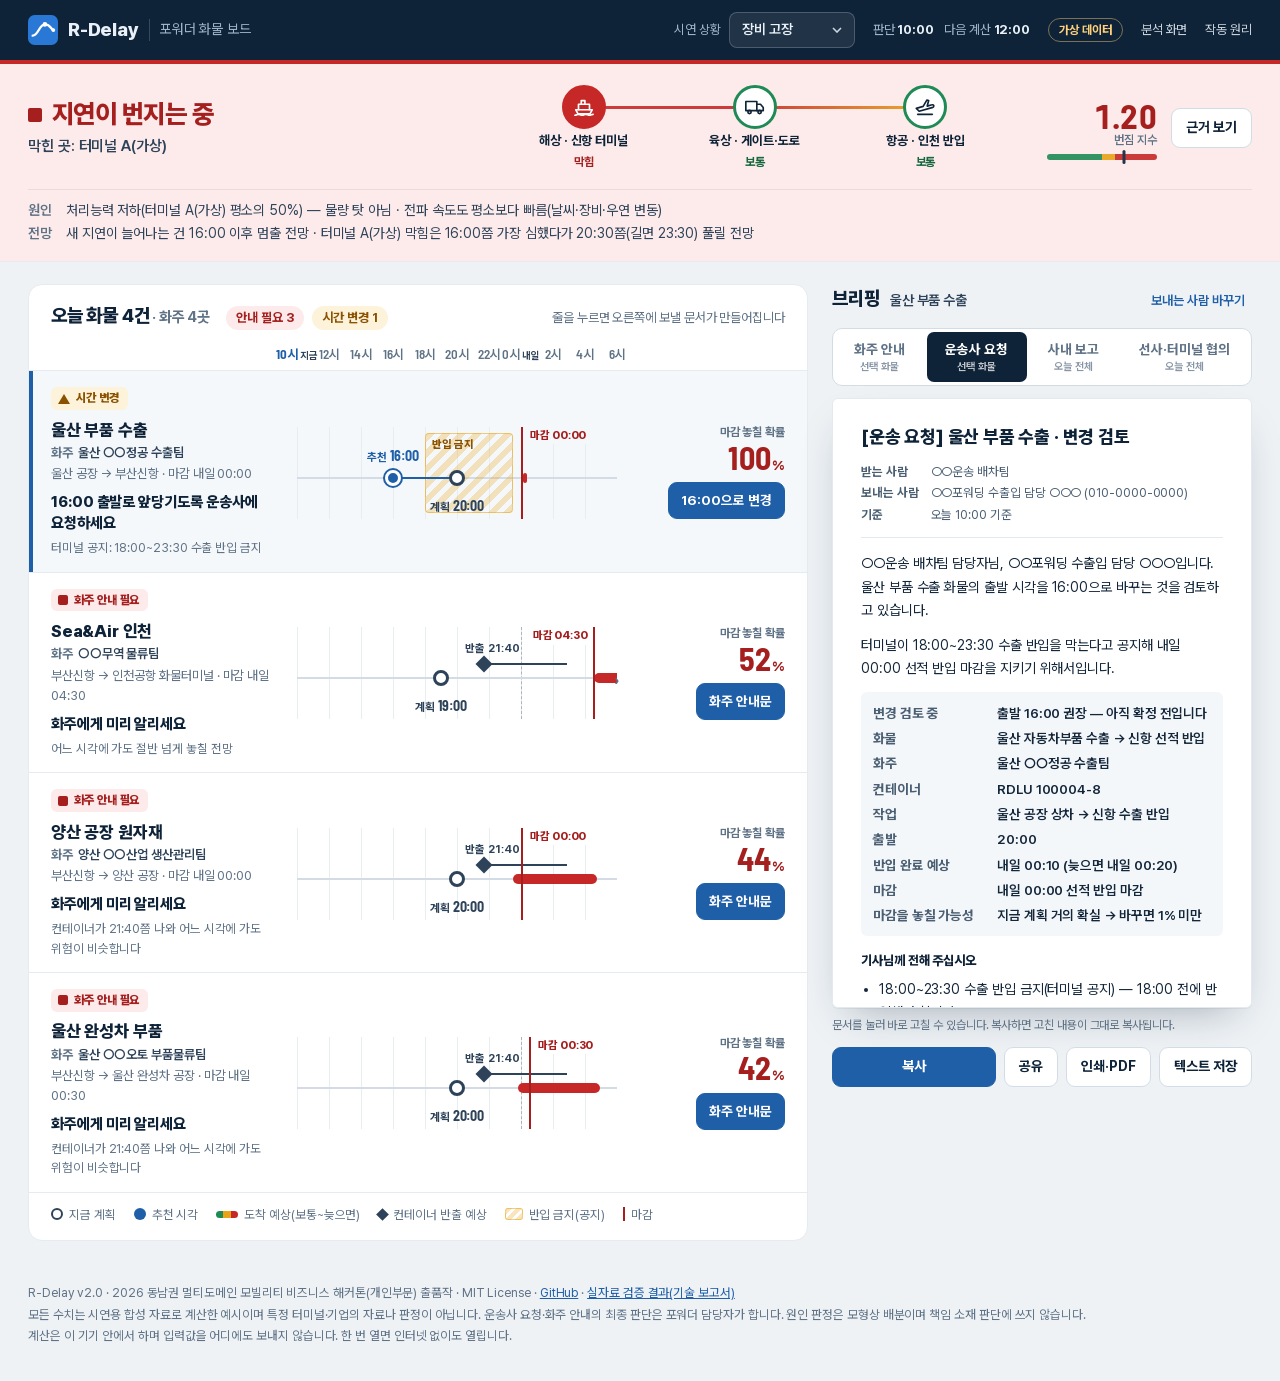
<file: docs/index.html>
<!doctype html>
<html lang="ko">
<head>
  <meta charset="utf-8">
  <meta name="viewport" content="width=device-width, initial-scale=1, viewport-fit=cover">
  <title>R-Delay 포워더 화물 보드</title>
  <meta name="description" content="부산신항 지연이 번지기 전에 화주별 오늘 화물의 마감 위험을 보고, 운송사에 요청할 출발 시각과 화주 안내문을 정해 주는 중소 포워더 담당자 화면(시연용 가상 데이터).">
  <meta name="theme-color" content="#0e2238">
  <link rel="manifest" href="manifest.webmanifest">
  <link rel="icon" href="assets/img/icon.svg" type="image/svg+xml">
  <link rel="apple-touch-icon" href="assets/img/icon-192.png">
  <link rel="preload" href="assets/fonts/PretendardVariable.subset.woff2" as="font" type="font/woff2" crossorigin>
  <link rel="stylesheet" href="assets/css/board.css?v=20261109a">
  <script type="module" src="assets/js/board.js?v=20261109a"></script>
</head>
<body>
<header class="bar">
  <div class="bar-in">
    <a class="logo" href="./" aria-label="R-Delay 처음 화면">
      <svg viewBox="0 0 64 64" aria-hidden="true"><rect width="64" height="64" rx="14" fill="#2a78d6"/><path d="M10 44 C22 44 24 20 36 20 S50 32 54 32" fill="none" stroke="#fff" stroke-width="5" stroke-linecap="round"/><circle cx="36" cy="20" r="5" fill="#fff"/><circle cx="54" cy="32" r="4" fill="#fff"/></svg>
      <span class="logo-word">R-Delay</span><span class="logo-sub">포워더 화물 보드</span>
    </a>
    <label class="scn"><span>시연 상황</span><select id="scn" aria-label="시연 상황 고르기"></select></label>
    <p class="asof"><span>판단 <b id="asof">10:00</b></span><span class="next">다음 계산 <b id="next">12:00</b></span></p>
    <span class="tag-demo" title="화면의 수치는 공개 보도 사건 유형을 본뜬 합성 자료로 계산했습니다. 특정 터미널·기업의 자료나 판정이 아닙니다.">가상 데이터</span>
    <button type="button" class="btn-install" id="install" hidden>앱으로 설치</button>
    <a class="bar-link" href="analysis.html">분석 화면</a>
    <a class="bar-link" href="method.html">작동 원리</a>
  </div>
</header>

<section class="ribbon" id="ribbon" data-level="good" aria-labelledby="rb-title">
  <div class="rb-in">
    <div>
      <h1 class="rb-title" id="rb-title"><span class="shape" data-s="dot" aria-hidden="true"></span><span id="rb-title-text">불러오는 중</span></h1>
      <p class="rb-sub" id="rb-sub"></p>
    </div>
    <ol class="chain" id="chain" aria-label="해상·육상·항공 거점 상태"></ol>
    <div class="rb-index">
      <p class="rd" id="rd"><span class="rd-v num" id="rd-v">–</span><span class="rd-l">번짐 지수</span><span class="rd-gauge" aria-hidden="true"><i id="rd-i"></i></span></p>
      <button type="button" class="btn" id="why-btn">근거 보기</button>
    </div>
    <dl class="rb-facts" id="rb-facts"></dl>
  </div>
</section>

<main class="work">
  <section class="board" aria-labelledby="board-h">
    <header class="board-head">
      <h2 id="board-h">오늘 화물 <span id="n">0</span>건<span class="board-sub"> · 화주 <span id="ns">0</span>곳</span></h2>
      <p class="counts" id="counts"></p>
      <p class="board-hint">줄을 누르면 오른쪽에 보낼 문서가 만들어집니다</p>
    </header>
    <div class="axis grid3" aria-hidden="true"><span></span><div class="axis-track" id="axis"></div><span></span></div>
    <ol class="rows" id="rows" aria-label="화주별 오늘 화물"></ol>
    <p class="legend" aria-hidden="true">
      <span><i class="lg lg-plan"></i>지금 계획</span><span><i class="lg lg-rec"></i>추천 시각</span>
      <span><i class="lg lg-band"></i>도착 예상(보통~늦으면)</span><span><i class="lg lg-ready"></i>컨테이너 반출 예상</span>
      <span><i class="lg lg-closed"></i>반입 금지(공지)</span><span><i class="lg lg-dl"></i>마감</span>
    </p>
  </section>

  <aside class="brief" aria-labelledby="brief-h">
    <header class="brief-head">
      <h2 id="brief-h">브리핑</h2>
      <p class="brief-for" id="brief-for"></p>
      <button type="button" class="btn-quiet" id="sender-btn">보내는 사람 바꾸기</button>
    </header>
    <div class="tabs" role="tablist" aria-label="문서 종류" id="tabs"></div>
    <article class="paper" id="paper" role="tabpanel" aria-live="polite" tabindex="0" contenteditable="true" spellcheck="false"></article>
    <p class="edit-hint">문서를 눌러 바로 고칠 수 있습니다. 복사하면 고친 내용이 그대로 복사됩니다.</p>
    <div class="brief-actions">
      <button type="button" class="btn-primary" id="copy">복사</button>
      <button type="button" class="btn" id="share">공유</button>
      <button type="button" class="btn" id="print">인쇄·PDF</button>
      <button type="button" class="btn" id="save">텍스트 저장</button>
    </div>
  </aside>
</main>

<footer class="foot">
  <p>R-Delay v2.0 · 2026 동남권 멀티도메인 모빌리티 비즈니스 해커톤(개인부문) 출품작 · MIT License · <a href="https://github.com/jaewansh/R-Delay_ver2">GitHub</a> · <a href="https://github.com/jaewansh/R-Delay_ver2/blob/main/REPORT.md#검증-실제-공개-자료-백테스트">실자료 검증 결과(기술 보고서)</a></p>
  <p>모든 수치는 시연용 합성 자료로 계산한 예시이며 특정 터미널·기업의 자료나 판정이 아닙니다. 운송사 요청·화주 안내의 최종 판단은 포워더 담당자가 합니다. 원인 판정은 모형상 배분이며 책임 소재 판단에 쓰지 않습니다.</p>
  <p>계산은 이 기기 안에서 하며 입력값을 어디에도 보내지 않습니다. 한 번 열면 인터넷 없이도 열립니다.</p>
</footer>

<dialog class="sheet" id="why" aria-labelledby="why-h">
  <div class="sheet-in">
    <div class="sheet-head"><h2 id="why-h">근거</h2><button type="button" class="btn" data-close>닫기</button></div>
    <p id="why-lead"></p>
    <h3>무엇을 되돌리면 번짐이 멈추나</h3>
    <p>번짐 지수는 지연 1건이 풀리기 전에 새 지연을 평균 몇 건 만드는지입니다. 1보다 크면 지연이 스스로 불어납니다.</p>
    <div class="cf" id="cf"></div>
    <h3>번짐 지수 — 지난 24시간과 앞으로 24시간</h3>
    <svg class="spark" id="spark" viewBox="0 0 520 150" role="img" aria-label="번짐 지수 추이"></svg>
    <h3>얼마나 믿을 수 있나</h3>
    <ul class="trust" id="trust"></ul>
    <p><a href="method.html">작동 원리·검증 전체</a> · <a href="analysis.html" id="why-analysis">분석 화면에서 이 장면 보기</a> · <a href="https://github.com/jaewansh/R-Delay_ver2/blob/main/REPORT.md#검증-실제-공개-자료-백테스트">실자료 검증 결과(기술 보고서)</a></p>
  </div>
</dialog>

<dialog class="dlg-small" id="sender" aria-labelledby="sender-h">
  <form method="dialog" id="sender-form">
    <h2 id="sender-h" style="margin:0;font-size:18px">보내는 사람</h2>
    <label>회사 이름<input name="company" autocomplete="organization"></label>
    <label>담당자<input name="name" autocomplete="name"></label>
    <label>연락처<input name="phone" autocomplete="tel" inputmode="tel"></label>
    <div class="dlg-actions"><button class="btn" value="cancel" type="submit">취소</button><button class="btn-primary" value="ok" type="submit">저장</button></div>
  </form>
</dialog>

<div class="toast" id="toast" role="status" aria-live="polite"></div>
</body>
</html>
</file>
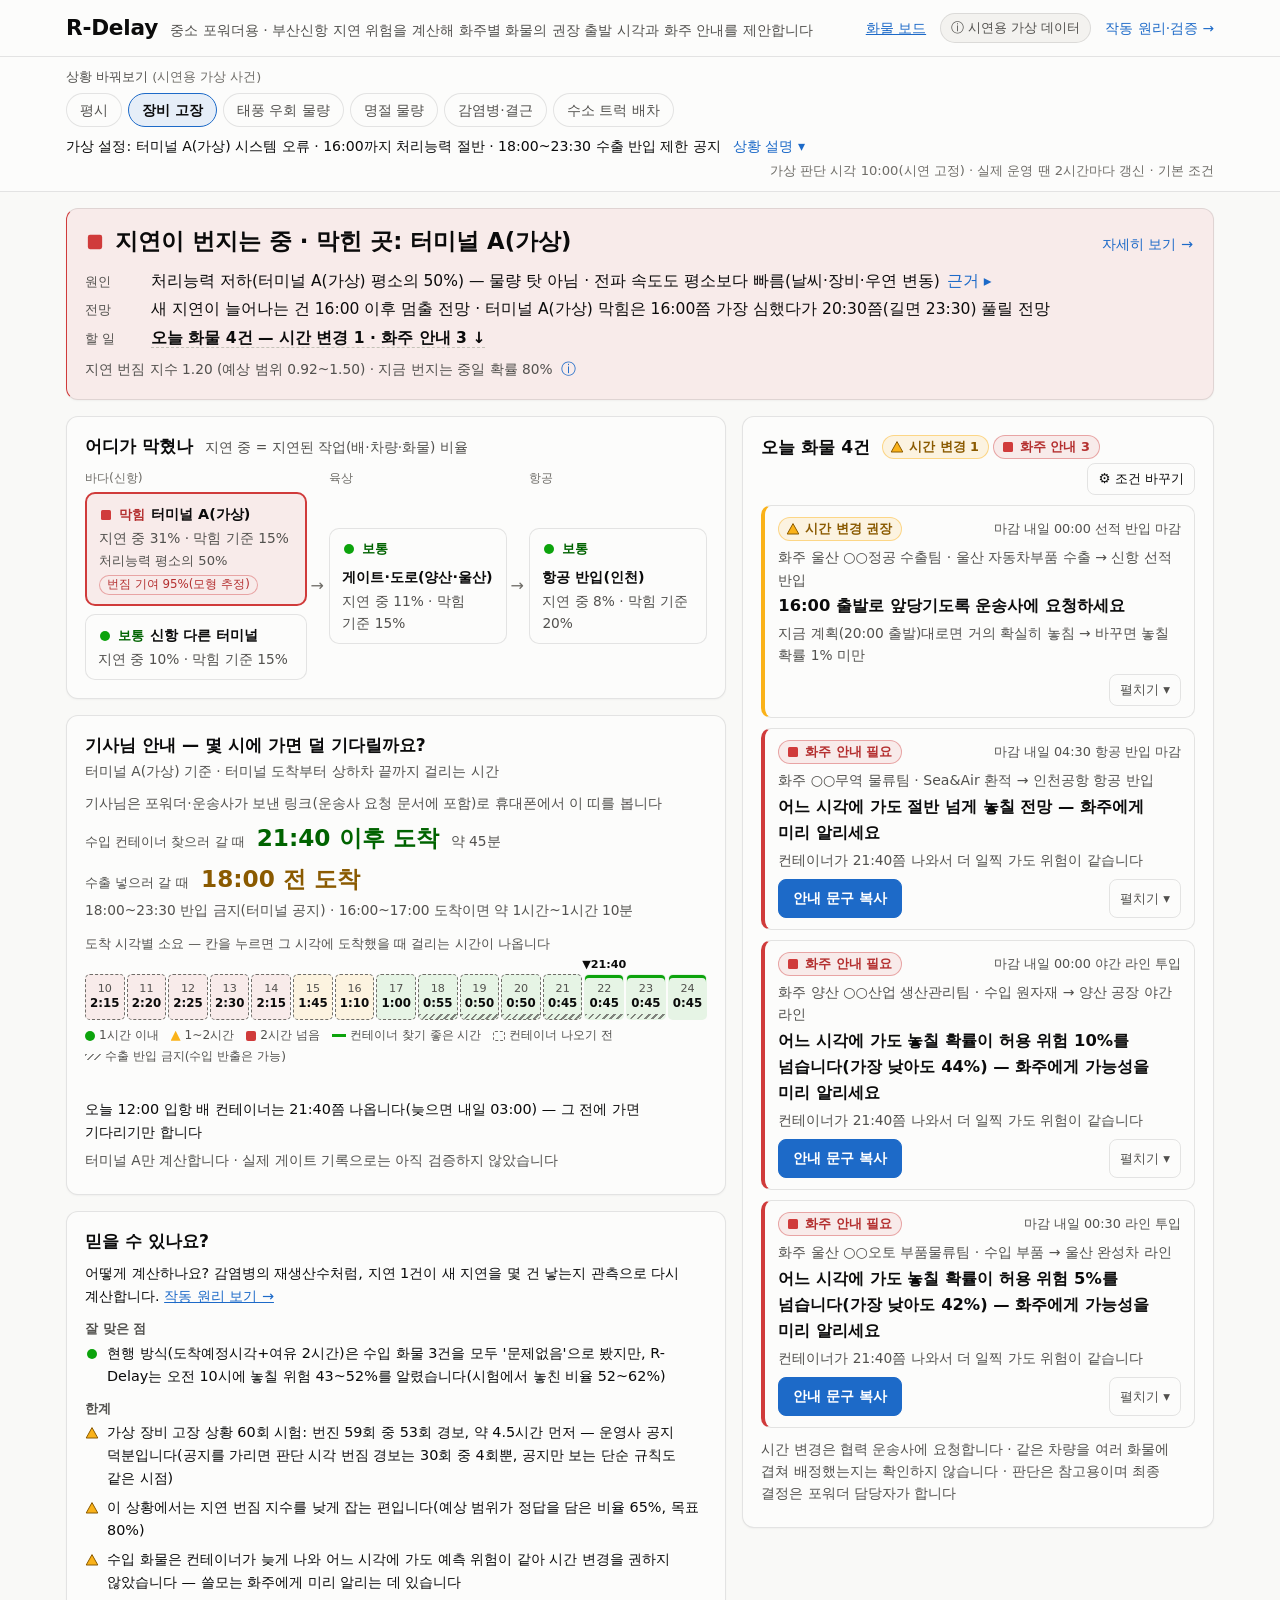
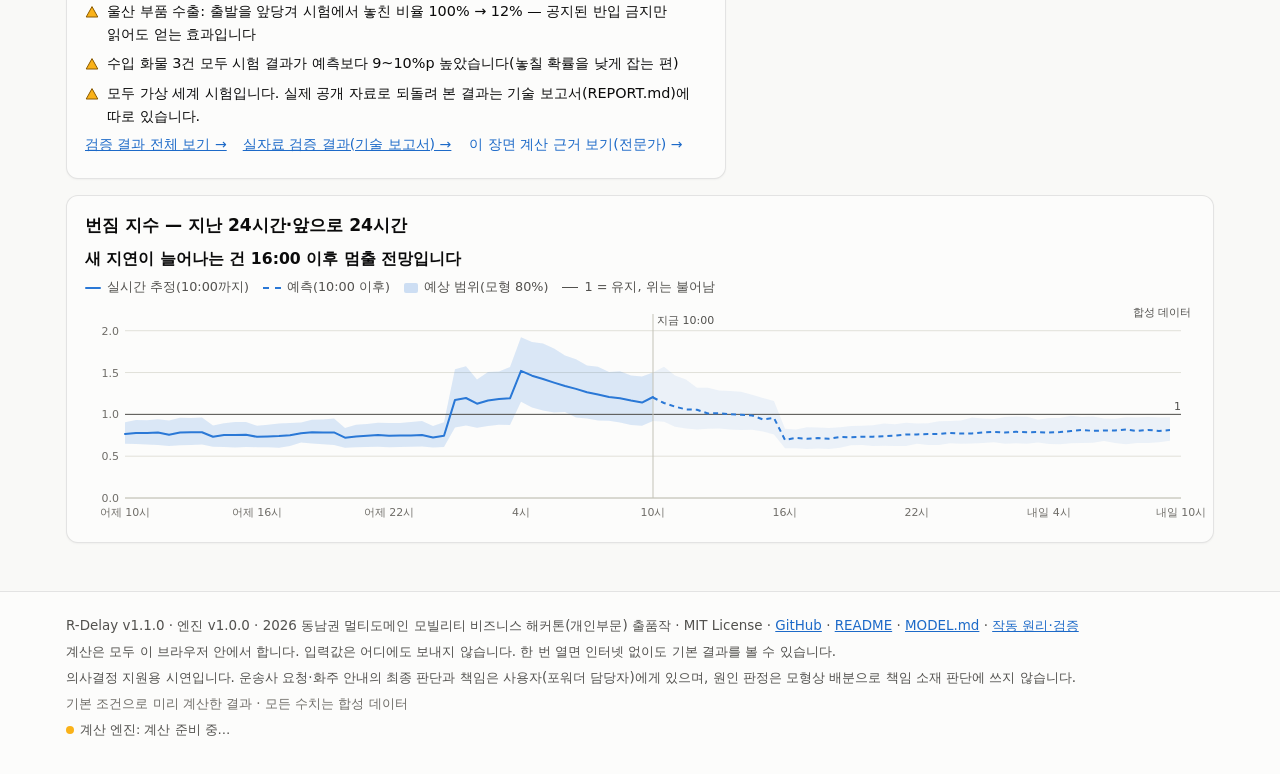
<file: docs/analysis.html>
<!doctype html>
<html lang="ko">
<head>
  <meta charset="utf-8">
  <meta name="viewport" content="width=device-width, initial-scale=1">
  <title>R-Delay 분석 화면 · 부산신항 지연 조기경보</title>
  <meta name="description" content="중소 포워더가 부산신항 지연이 번지기 전에 화주별 화물의 출발 시각(운송사 요청)과 화주 안내를 정하도록 돕는 개념검증 시연(합성 데이터).">
  <meta name="theme-color" content="#fcfcfb" media="(prefers-color-scheme: light)">
  <meta name="theme-color" content="#1a1a19" media="(prefers-color-scheme: dark)">
  <link rel="icon" href="assets/img/icon.svg" type="image/svg+xml">
  <link rel="stylesheet" href="assets/css/style.css?v=20261109a">
  <script>
    // 배포 직후 옛 서비스 워커가 옛 화면 파일을 섞어 주면 첫 화면이 비어 버린다. 첫 화면을 그리기 전에 화면 스크립트(assets/js)에서
    // 오류가 나면, 새 워커를 내려받는 중이면 자리 잡을 때까지(최대 30초), 아니면 4초 기다렸다가 한 번만 새로 고친다.
    // 새 워커가 자리 잡으면(controllerchange, 워커가 바뀔 때 한 번뿐) 다시 연다. 그래도 안 되면 안내 문구를 띄운다. app.js의 RELOAD_KEY와 같은 키.
    (function () {
      var KEY = "rdelay-reload-once", armed = false, root = document.documentElement;
      function go() { if (!root.dataset.ready) location.reload(); }
      function giveUp() {
        if (root.dataset.ready || document.querySelector("p.err")) return;
        var p = document.createElement("p");
        p.className = "err";
        p.dataset.guard = "1";
        p.textContent = "화면을 불러오지 못했습니다. 새로 고침해 보세요.";
        (document.querySelector("main .wrap") || document.body).prepend(p);
      }
      function retry() {
        if (armed || root.dataset.ready || !/^https?:$/.test(location.protocol)) return;
        armed = true;
        var sw = navigator.serviceWorker, first = false;
        if (sw) sw.addEventListener("controllerchange", go, { once: true });
        try { first = !sessionStorage.getItem(KEY); if (first) sessionStorage.setItem(KEY, "1"); } catch (e) { first = false; }
        if (!first) { setTimeout(giveUp, 8000); return; }
        var wait = function (ms) { setTimeout(go, ms); };
        if (sw && sw.getRegistration) {
          sw.getRegistration().then(function (reg) {
            if (!reg) return wait(4000);
            return reg.update().catch(function () {}).then(function () { wait(reg.installing || reg.waiting ? 30000 : 4000); });
          }).catch(function () { wait(4000); });
        } else wait(4000);
      }
      var APP = new URL("assets/js/", document.baseURI).href; // 이 사이트의 화면 스크립트만 본다(다른 출처·확장 기능 오류는 무시)
      function fromApp(s) { return (s || "").indexOf(APP) !== -1; }
      window.addEventListener("error", function (e) { if (fromApp(e.filename)) retry(); });
      // 모듈 파일을 받지 못한 실패는 script 요소에서만 나고 위로 올라오지 않으므로 캡처 단계에서 본다
      window.addEventListener("error", function (e) { var t = e.target; if (t && t.tagName === "SCRIPT" && fromApp(t.src)) retry(); }, true);
      window.addEventListener("unhandledrejection", function (e) { if (fromApp(e.reason && e.reason.stack)) retry(); });
    })();
  </script>
  <script type="module" src="assets/js/app.js?v=20261109a"></script>
</head>
<body>
<a class="skip" href="#status">본문으로 건너뛰기</a>
<header class="appbar">
  <div class="wrap">
    <div class="brand">
      <h1>R-Delay</h1>
      <p id="tagline">중소 포워더용 · 부산신항 지연 위험을 계산해 화주별 화물의 권장 출발 시각과 화주 안내를 제안합니다</p>
    </div>
    <div class="appbar-right">
      <a href="index.html">화물 보드</a>
      <button type="button" class="badge" id="about-btn" aria-haspopup="dialog">ⓘ 시연용 가상 데이터</button>
      <a id="method-link" href="method.html"><span class="long">작동 원리·검증</span><span class="short">원리</span> →</a>
    </div>
  </div>
</header>

<section id="scenario-bar" aria-label="시연 상황">
  <div class="wrap">
    <div class="sb-label">상황 바꿔보기 <span class="muted">(시연용 가상 사건)</span></div>
    <div id="scenario-chips" role="radiogroup" aria-label="시연 상황"></div>
    <div class="sb-line">
      <p id="scenario-line"></p>
      <button type="button" class="link" id="scenario-more" aria-expanded="false" aria-controls="scenario-summary">상황 설명 ▾</button>
      <span class="sb-meta"><span id="as-of"></span> · <span id="source-tag">기본 조건</span>
        <button type="button" class="link" id="reset-defaults" hidden>기본값으로 되돌리기</button></span>
    </div>
    <p id="scenario-summary" hidden></p>
  </div>
</section>

<nav id="jump" aria-label="빠른 이동">
  <div class="wrap">
    <a href="#scenario-bar" class="jump-scn" id="jump-scn" aria-label="상황 바꾸기">장비 고장</a>
    <a href="#status">지금 상황</a>
    <a href="#cargo">맡은 화물&nbsp;<span id="jump-n">4</span></a>
    <a href="#driver">기사님 안내</a>
    <button type="button" class="badge-mini" id="about-btn-m" aria-haspopup="dialog" aria-label="시연용 가상 데이터 안내">가상</button>
  </div>
</nav>

<main>
  <div class="wrap">
    <section id="status" class="card banner" data-level="good" aria-labelledby="status-title">
      <div class="banner-head">
        <h2 id="status-title"></h2>
        <button type="button" class="link" id="open-detail">자세히 보기 →</button>
      </div>
      <dl id="status-lines">
        <dt id="st-cause-dt">원인</dt><dd id="st-cause"></dd>
        <dt>전망</dt><dd id="st-outlook"></dd>
        <dt>할 일</dt><dd><a href="#cargo" id="st-todo"></a></dd>
      </dl>
      <p id="st-index"></p>
      <p id="rd-info-text" class="aside" hidden></p>
      <p class="aside" id="as-of-m"><span id="as-of-m-text"></span> <span id="src-m"></span> <button type="button" class="link" id="reset-defaults-m" hidden>기본값으로</button></p>
    </section>

    <div class="board">
      <section id="where" class="card" aria-labelledby="where-h">
        <div class="card-head">
          <h2 id="where-h">어디가 막혔나</h2>
          <p class="aside">지연 중 = 지연된 작업(배·차량·화물) 비율</p>
        </div>
        <div class="node-groups" aria-hidden="true"><span>바다(신항)</span><span>육상</span><span>항공</span></div>
        <ol id="node-strip"></ol>
      </section>

      <section id="cargo" class="card" aria-labelledby="cargo-h">
        <div class="card-head">
          <h2 id="cargo-h">오늘 화물 4건</h2>
          <div id="cargo-counts"></div>
          <button type="button" class="btn-ghost" id="open-settings" aria-haspopup="dialog">⚙ 조건 바꾸기</button>
        </div>
        <ol id="cargo-list"></ol>
        <p class="aside" id="cargo-foot">시간 변경은 협력 운송사에 요청합니다 · 같은 차량을 여러 화물에 겹쳐 배정했는지는 확인하지 않습니다 · 판단은 참고용이며 최종 결정은 포워더 담당자가 합니다</p>
      </section>

      <section id="driver" class="card" aria-labelledby="driver-h">
        <div class="card-head">
          <h2 id="driver-h">기사님 안내 — 몇 시에 가면 덜 기다릴까요?</h2>
          <p class="aside">터미널 A(가상) 기준 · 터미널 도착부터 상하차 끝까지 걸리는 시간</p>
        </div>
        <p class="aside" id="drv-intro">기사님은 포워더·운송사가 보낸 링크(운송사 요청 문서에 포함)로 휴대폰에서 이 띠를 봅니다</p>
        <p class="drv-warn" id="drv-warn" hidden></p>
        <div class="drv-big" id="drv-big"></div>
        <p class="drv-hint" id="drv-hint">도착 시각별 소요 — 칸을 누르면 그 시각에 도착했을 때 걸리는 시간이 나옵니다</p>
        <div id="drv-band" role="group" aria-label="도착 시각별 소요" aria-describedby="drv-best-sr"></div>
        <p class="drv-legend" aria-hidden="true">
          <span class="lg-lv"><i class="shape" data-level="good"></i>1시간 이내</span><span class="lg-lv"><i class="shape" data-level="warning"></i>1~2시간</span>
          <span class="lg-lv"><i class="shape" data-level="critical"></i>2시간 넘음</span><span id="lg-best" hidden><i class="uline"></i>컨테이너 찾기 좋은 시간</span>
          <span id="lg-early" hidden><i class="dim"></i>컨테이너 나오기 전</span><span id="lg-closed" hidden><i class="hatch"></i>수출 반입 금지(수입 반출은 가능)</span>
        </p>
        <p id="drv-readout"></p>
        <p id="drv-ready" class="drv-line"></p>
        <p class="aside" id="drv-foot">터미널 A만 계산합니다 · 실제 게이트 기록으로는 아직 검증하지 않았습니다</p>
        <span class="sr-only" id="drv-best-sr"></span>
      </section>

      <section id="trust" class="card" aria-labelledby="trust-h">
        <div class="card-head"><h2 id="trust-h">믿을 수 있나요?</h2></div>
        <p class="how">어떻게 계산하나요? 감염병의 재생산수처럼, 지연 1건이 새 지연을 몇 건 낳는지 관측으로 다시 계산합니다. <a href="method.html#overview">작동 원리 보기 →</a></p>
        <h3 class="trust-h" id="trust-good-h">잘 맞은 점</h3>
        <ul class="trust-list" id="trust-good" aria-labelledby="trust-good-h"></ul>
        <h3 class="trust-h" id="trust-lim-h">한계</h3>
        <ul class="trust-list" id="trust-limits" aria-labelledby="trust-lim-h"></ul>
        <p class="trust-links"><a href="method.html#valid">검증 결과 전체 보기 →</a> <a href="https://github.com/jaewansh/R-Delay_ver2/blob/main/REPORT.md#검증-실제-공개-자료-백테스트">실자료 검증 결과(기술 보고서) →</a> <button type="button" class="link" id="open-valid">이 장면 계산 근거 보기(전문가) →</button></p>
      </section>

      <section id="trend" class="card" aria-labelledby="trend-h">
        <div class="card-head"><h2 id="trend-h">번짐 지수 — 지난 24시간·앞으로 24시간</h2></div>
        <p class="answer" id="trend-line"></p>
        <div class="legend" id="trend-legend"></div>
        <div class="chart" id="trend-chart"></div>
      </section>
    </div>
  </div>
</main>

<footer>
  <div class="wrap">
    <p>R-Delay <span id="foot-ver">v1.1.0 · 엔진 v1.0.0</span> · 2026 동남권 멀티도메인 모빌리티 비즈니스 해커톤(개인부문) 출품작 · MIT License ·
      <a href="https://github.com/jaewansh/R-Delay_ver2">GitHub</a> · <a href="https://github.com/jaewansh/R-Delay_ver2#readme">README</a> ·
      <a href="https://github.com/jaewansh/R-Delay_ver2/blob/main/MODEL.md">MODEL.md</a> · <a href="method.html">작동 원리·검증</a></p>
    <p>계산은 모두 이 브라우저 안에서 합니다. 입력값은 어디에도 보내지 않습니다. 한 번 열면 인터넷 없이도 기본 결과를 볼 수 있습니다.</p>
    <p>의사결정 지원용 시연입니다. 운송사 요청·화주 안내의 최종 판단과 책임은 사용자(포워더 담당자)에게 있으며, 원인 판정은 모형상 배분으로 책임 소재 판단에 쓰지 않습니다.</p>
    <p id="build-info" class="muted"></p>
    <p class="muted engine-line"><span class="engine" id="engine" data-state="idle"><span class="dot" aria-hidden="true"></span><span id="engine-text">기본 결과</span></span></p>
  </div>
</footer>

<!-- 자세히 보기(연구·검증용 원자료) -->
<dialog id="detail" class="sheet" aria-labelledby="detail-h">
  <div class="sheet-head">
    <h2 id="detail-h">자세히 보기</h2>
    <button type="button" class="btn-ghost" data-close>닫기</button>
  </div>
  <p class="aside sheet-note">연구·검증용 원자료입니다. 메인 화면 문장은 반올림한 값입니다.</p>
  <div class="tabs" role="tablist" aria-label="자세히 보기 항목">
    <button type="button" role="tab" id="tab-trend" aria-controls="panel-trend" aria-selected="true">추이</button>
    <button type="button" role="tab" id="tab-nodes" aria-controls="panel-nodes" aria-selected="false" tabindex="-1">거점</button>
    <button type="button" role="tab" id="tab-cause" aria-controls="panel-cause" aria-selected="false" tabindex="-1">원인</button>
    <button type="button" role="tab" id="tab-network" aria-controls="panel-network" aria-selected="false" tabindex="-1">경로</button>
    <button type="button" role="tab" id="tab-queue" aria-controls="panel-queue" aria-selected="false" tabindex="-1">대기</button>
    <button type="button" role="tab" id="tab-obs" aria-controls="panel-obs" aria-selected="false" tabindex="-1">관측</button>
    <button type="button" role="tab" id="tab-valid" aria-controls="panel-valid" aria-selected="false" tabindex="-1">검증</button>
  </div>
  <div class="sheet-body">
    <section role="tabpanel" id="panel-trend" aria-labelledby="tab-trend">
      <h3>지연 번짐 지수: 지난 24시간과 앞으로 24시간</h3>
      <p class="aside">1보다 크면 지연 1건이 평균 1건 넘게 새 지연을 낳아 연쇄가 커집니다. 띠는 예상 범위(10번 중 8번)입니다.</p>
      <div class="checks">
        <label><input type="checkbox" id="show-smooth"> 사후 재추정(이후 관측까지 사용 · 운영 중엔 못 씀)</label>
        <label><input type="checkbox" id="show-truth"> 검증용 정답(가상 세계에서만 알 수 있는 값)</label>
      </div>
      <div class="legend" id="rd-legend"></div>
      <div class="chart" id="rd-chart"></div>
      <p class="aside" id="rd-caption" hidden></p>
    </section>
    <section role="tabpanel" id="panel-nodes" aria-labelledby="tab-nodes" hidden>
      <h3>거점별 지연 중인 작업 비율</h3>
      <p class="aside">지연 중인 작업(배·차량·화물)의 비율입니다. 가는 가로선은 막힘 기준, 띠는 예상 범위(10번 중 8번)입니다.</p>
      <div class="legend" id="nodes-legend"></div>
      <div class="grid-2" id="nodes-grid"></div>
    </section>
    <section role="tabpanel" id="panel-cause" aria-labelledby="tab-cause" hidden>
      <h3>만약 이 요인이 평소였다면?</h3>
      <p class="aside">요인을 하나씩 평소 값으로 되돌렸을 때의 지연 번짐 지수입니다. 점은 가운데 값, 가는 선은 예상 범위, 굵은 세로선은 1입니다.</p>
      <div id="factor-bars"></div>
      <ul class="aside plain" id="cause-notes"></ul>
      <details class="expert">
        <summary>민감도(전문가)</summary>
        <div class="table-wrap"><table id="cause-table"></table></div>
        <div class="table-wrap"><table id="xi-table"></table></div>
        <p class="aside">θ는 거점 규모 가정입니다. 육상·항공은 도메인 안에 거점이 하나라 θ의 영향이 해상 두 터미널에만 나타납니다.</p>
      </details>
    </section>
    <section role="tabpanel" id="panel-network" aria-labelledby="tab-network" hidden>
      <h3>연쇄 기여도</h3>
      <p class="aside">각 거점·연결이 지연 확산에 기여하는 몫(합계 1)입니다. 원의 크기는 거점 몫, 화살표 굵기는 거점 간 연결 몫입니다.</p>
      <p class="aside" id="self-share"></p>
      <p class="aside" id="where-note"></p>
      <div class="chart" id="net-chart"></div>
      <h4>거점별 기여 몫</h4>
      <div class="chart" id="share-chart"></div>
      <h4 id="amp-h">항공 반입 거점으로 번지는 지연(건)</h4>
      <p class="aside" id="amp-note"></p>
      <div class="chart" id="amp-chart"></div>
    </section>
    <section role="tabpanel" id="panel-queue" aria-labelledby="tab-queue" hidden>
      <h3>배가 부두 자리를 기다리는 시간</h3>
      <p class="aside">대상 선박이 들어올 때 앞에 있는 선박 수의 분포입니다. 계산 방법은 <a href="method.html#rules">작동 원리</a>에 있습니다.</p>
      <div class="chart" id="queue-chart"></div>
      <dl class="kv" id="queue-kv"></dl>
      <h3>도착 시각별 터미널 반출 소요</h3>
      <p class="aside">가운데 값과 예상 범위(10번 중 8번)입니다. 점은 덜 걸리는 시간입니다.</p>
      <div class="chart" id="gate-chart"></div>
    </section>
    <section role="tabpanel" id="panel-obs" aria-labelledby="tab-obs" hidden>
      <h3>관측 기록(2시간 간격)</h3>
      <p class="aside">관측이 들어올 때마다 계산 표본의 가중치를 고칩니다. 표본 상태(ESS)가 절반 아래로 떨어지면 표본을 다시 뽑습니다(재표본).</p>
      <div class="table-wrap"><table id="obs-table"></table></div>
    </section>
    <section role="tabpanel" id="panel-valid" aria-labelledby="tab-valid" hidden>
      <h3>이 장면 검증</h3>
      <p class="aside" id="truth-line"></p>
      <dl class="kv" id="valid-kv"></dl>
      <h4>계산 정보</h4>
      <dl class="kv" id="calc-info"></dl>
      <p><a href="method.html#valid">전체 검증은 작동 원리·검증 페이지 →</a></p>
    </section>
  </div>
</dialog>

<!-- 조건 바꾸기 -->
<dialog id="settings" class="sheet" aria-labelledby="settings-h">
  <div class="sheet-head">
    <h2 id="settings-h">조건 바꾸기</h2>
    <button type="button" class="btn-ghost" data-close>닫기</button>
  </div>
  <div class="sheet-body">
    <p class="aside">처음 한 번 계산 엔진(약 8MB)을 내려받습니다. 그 뒤엔 인터넷 없이도 작동합니다. 값을 바꾼 뒤 아래 버튼을 누르면 이 브라우저에서 다시 계산합니다.</p>
    <p class="engine-line" id="settings-engine"></p>
    <div id="cargo-sets"></div>
    <fieldset class="fleet">
      <legend>차량</legend>
      <label><input type="radio" name="fleet" id="fleet-0" value="0" checked> 디젤만</label>
      <label><input type="radio" name="fleet" id="fleet-1" value="1"> 디젤 + 수소 트럭 비교</label>
    </fieldset>
    <details id="expert">
      <summary>전문가 설정</summary>
      <div class="adv-row">
        <div class="field range"><label for="kappa">거점 간 연결 강도 κ</label>
          <div class="row"><input type="range" id="kappa" min="0" max="2" step="0.1" value="1"><output id="kappa-out" for="kappa">1.0</output></div></div>
        <div class="field"><label for="particles">계산 표본 수(입자)</label>
          <select id="particles"><option>128</option><option>256</option><option selected>512</option><option>1024</option></select></div>
        <div class="field"><label for="world">가상 세계 번호</label><input type="number" id="world" value="20261108" min="1" step="1"></div>
        <div class="field"><label for="seed">추정 난수 시드</label><input type="number" id="seed" value="20261108" min="1" step="1"></div>
      </div>
      <p class="aside">가상 세계 번호를 바꾸면 같은 사건 설정에서 물동량·참 경로·관측이 다른 ‘다른 현실’이 만들어집니다. 추정 난수 시드는 같은 현실에서 추정만 다시 합니다.</p>
    </details>
    <div class="sheet-actions">
      <button type="button" class="primary" id="run-btn">이 조건으로 다시 계산</button>
      <button type="button" class="btn-ghost" id="reset-btn">기본값으로</button>
    </div>
  </div>
</dialog>

<!-- 가상 데이터 안내 -->
<dialog id="about" class="modal" aria-labelledby="about-h">
  <h2 id="about-h">시연용 가상 데이터</h2>
  <p><b>합성 데이터 개념검증(TRL 3 수준)입니다.</b> 화면은 실데이터와 연결하지 않았습니다. 공개 실자료 후향 검증(실시간 운영 검증 아님) 결과는 기술 보고서(REPORT.md)에 따로 있습니다. 화면의 수치는 공개 보도로 확인한 사건 유형(장비 고장, 우회 물량, 명절 물량, 인력 결근)을 본뜬 합성 자료로 계산했으며, 특정 터미널·기업의 자료나 판정이 아닙니다(터미널 이름은 가상). 판단은 의사결정 지원용이고 최종 결정과 책임은 사용자에게 있습니다.</p>
  <p class="aside">엔진 <span id="about-ver">v1.0.0</span> · <a href="method.html">작동 원리·검증 보기 →</a> · <a href="https://github.com/jaewansh/R-Delay_ver2/blob/main/REPORT.md#검증-실제-공개-자료-백테스트">실자료 검증 결과(기술 보고서) →</a></p>
  <div class="sheet-actions"><button type="button" class="primary" data-close autofocus>확인</button></div>
</dialog>

<div id="toast" role="status" aria-live="polite" hidden></div>
<p class="sr-only" id="sr-live" aria-live="polite"></p>
<noscript><p class="wrap err">이 시연은 JavaScript가 필요합니다.</p></noscript>
</body>
</html>
</file>
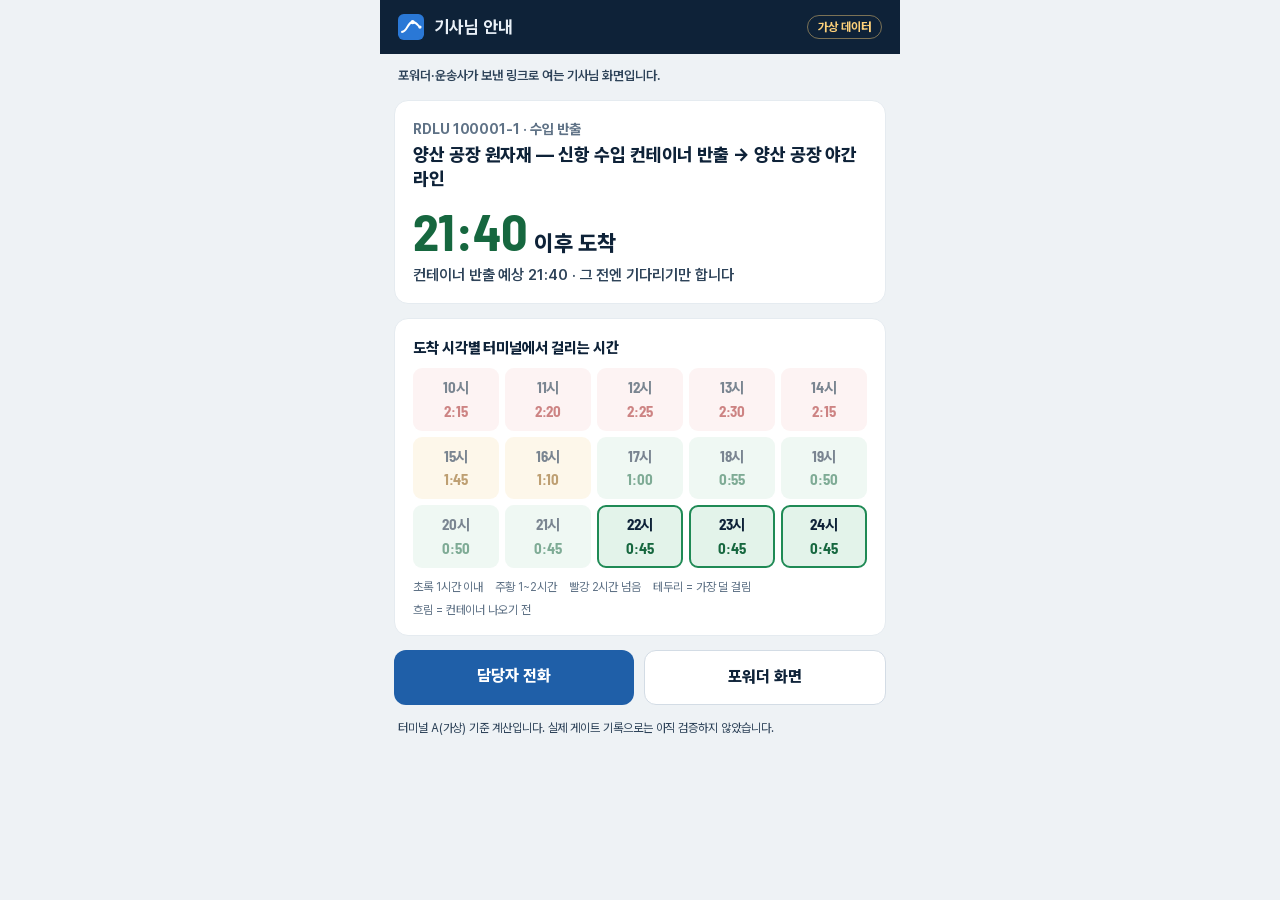
<file: docs/driver.html>
<!doctype html>
<html lang="ko">
<head>
  <meta charset="utf-8">
  <meta name="viewport" content="width=device-width, initial-scale=1, viewport-fit=cover">
  <title>R-Delay 기사님 안내</title>
  <meta name="description" content="포워더·운송사가 보낸 링크로 여는 기사님 화면: 몇 시에 가면 덜 기다리는지(시연용 가상 데이터).">
  <meta name="theme-color" content="#0e2238">
  <link rel="manifest" href="manifest.webmanifest">
  <link rel="icon" href="assets/img/icon.svg" type="image/svg+xml">
  <link rel="apple-touch-icon" href="assets/img/icon-192.png">
  <link rel="stylesheet" href="assets/css/board.css?v=20261109a">
  <script type="module" src="assets/js/driver.js?v=20261109a"></script>
</head>
<body>
<main class="drv">
  <header class="drv-top">
    <svg viewBox="0 0 64 64" aria-hidden="true"><rect width="64" height="64" rx="14" fill="#2a78d6"/><path d="M10 44 C22 44 24 20 36 20 S50 32 54 32" fill="none" stroke="#fff" stroke-width="5" stroke-linecap="round"/><circle cx="36" cy="20" r="5" fill="#fff"/><circle cx="54" cy="32" r="4" fill="#fff"/></svg>
    <b>기사님 안내</b>
    <span class="tag-demo">가상 데이터</span>
  </header>
  <p class="drv-intro">포워더·운송사가 보낸 링크로 여는 기사님 화면입니다.</p>
  <section class="drv-card" aria-labelledby="d-cargo">
    <p class="drv-what" id="d-what">오늘 작업</p>
    <h1 class="drv-cargo" id="d-cargo">불러오는 중</h1>
    <p class="drv-big" id="d-big"></p>
    <p class="drv-sub" id="d-sub"></p>
    <p class="drv-changed" id="d-changed" hidden></p>
    <p class="drv-warn" id="d-warn" hidden></p>
  </section>
  <section class="drv-card" aria-labelledby="d-band-h">
    <h2 class="drv-band-h" id="d-band-h">도착 시각별 터미널에서 걸리는 시간</h2>
    <div class="drv-band" id="d-band" role="list"></div>
    <p class="drv-legend"><span>초록 1시간 이내</span><span>주황 1~2시간</span><span>빨강 2시간 넘음</span><span>테두리 = 가장 덜 걸림</span><span>흐림 = 컨테이너 나오기 전</span><span id="d-lg-closed">빗금 = 수출 반입 금지</span></p>
  </section>
  <nav class="drv-call">
    <a class="call" id="d-call" href="tel:01000000000">담당자 전화</a>
    <a class="back" href="index.html">포워더 화면</a>
  </nav>
  <p class="drv-foot" id="d-foot">터미널 A(가상) 기준 계산입니다. 실제 게이트 기록으로는 아직 검증하지 않았습니다.</p>
</main>
</body>
</html>
</file>
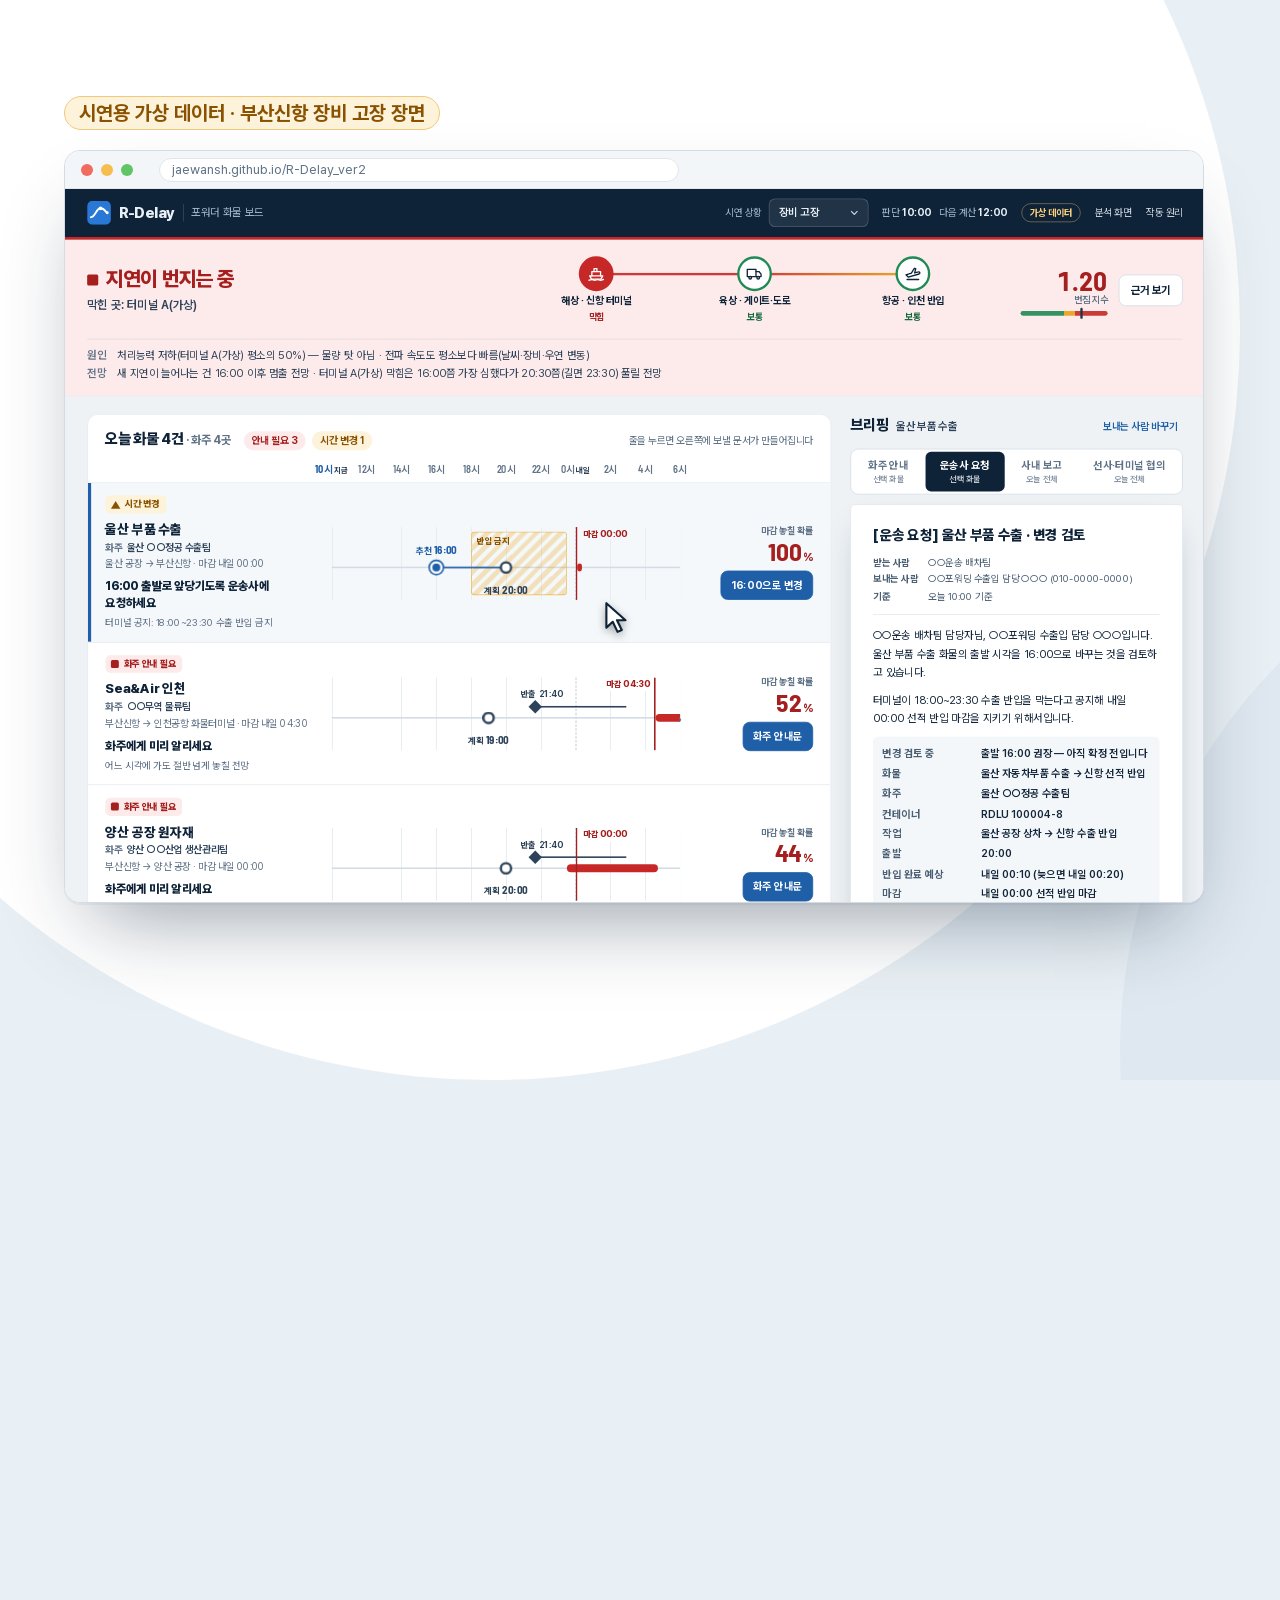
<file: scripts/demo/stage.html>
<!doctype html>
<html lang="ko">
<head>
<meta charset="utf-8">
<title>R-Delay 시연 무대</title>
<style>
@font-face { font-family: "Pretendard Variable"; src: url("../../docs/assets/fonts/PretendardVariable.subset.woff2") format("woff2"); font-weight: 45 920; }
@font-face { font-family: "Barlow Semi Condensed"; src: url("../../docs/assets/fonts/barlow-semi-condensed-latin-700-normal.woff2") format("woff2"); font-weight: 700; }
* { box-sizing: border-box; }
html, body { margin: 0; width: 1920px; height: 1080px; overflow: hidden; }
body { font-family: "Pretendard Variable", sans-serif; background: #e9f0f5; color: #0e2238; position: relative; }
.bg1 { position: absolute; left: -260px; top: -420px; width: 1500px; height: 1500px; border-radius: 50%; background: #ffffff; }
.bg2 { position: absolute; right: -300px; bottom: -520px; width: 1100px; height: 1100px; border-radius: 50%; background: #dfe8f0; }
.brand { position: absolute; right: 64px; top: 46px; display: flex; align-items: center; gap: 12px; font-weight: 800; font-size: 30px; color: #0e2238; letter-spacing: -0.01em; }
.brand svg { width: 40px; height: 40px; }
.brand span { color: #1f5fa8; }
.brand b { font-weight: 800; }
#win { position: absolute; left: 64px; top: 150px; width: 1140px; border-radius: 16px; overflow: hidden; background: #fff; box-shadow: 0 2px 0 rgba(14,34,56,.04), 0 40px 80px -30px rgba(14,34,56,.45); border: 1px solid #d3dce5; transition: transform .7s cubic-bezier(.4,0,.2,1), opacity .5s; }
.chrome { height: 38px; background: #f3f6f9; border-bottom: 1px solid #dfe6ec; display: flex; align-items: center; gap: 8px; padding: 0 16px; }
.chrome i { width: 12px; height: 12px; border-radius: 50%; background: #d3dce5; display: inline-block; }
.chrome i:nth-child(1) { background: #f26b5f; } .chrome i:nth-child(2) { background: #f6be4f; } .chrome i:nth-child(3) { background: #5fc565; }
.url { margin-left: 18px; flex: 1; max-width: 520px; height: 24px; border-radius: 12px; background: #fff; border: 1px solid #dfe6ec; font-size: 13px; color: #5f7286; display: flex; align-items: center; padding: 0 12px; }
.viewport { position: relative; width: 1140px; height: 712.5px; overflow: hidden; }
#app { width: 1440px; height: 900px; border: 0; transform: translate(0px, 0px) scale(0.791667); transform-origin: 0 0; background: #eef2f5; transition: transform .9s cubic-bezier(.4,0,.2,1); }
#phone { position: absolute; left: 902px; top: 312px; width: 340px; padding: 12px; border-radius: 48px; background: #0e1b2b; box-shadow: 0 40px 80px -30px rgba(14,34,56,.6); transform: translateY(120px); opacity: 0; transition: transform .7s cubic-bezier(.2,.8,.2,1), opacity .5s; }
#phone.on { transform: translateY(0); opacity: 1; }
#phone .scr { width: 316px; height: 684px; border-radius: 37px; overflow: hidden; background: #eef2f5; position: relative; }
#drv { width: 390px; height: 844px; border: 0; transform: scale(0.81); transform-origin: 0 0; }
#phone .notch { position: absolute; left: 50%; top: 20px; transform: translateX(-50%); width: 96px; height: 26px; border-radius: 14px; background: #0e1b2b; z-index: 2; }
#cap { position: absolute; left: 1290px; top: 300px; width: 580px; transition: opacity .35s, transform .35s; }
#cap.out { opacity: 0; transform: translateY(14px); }
#num { font-family: "Barlow Semi Condensed", sans-serif; font-weight: 700; font-size: 44px; color: #1f5fa8; letter-spacing: .02em; }
#h1 { margin: 18px 0 0; font-size: 58px; line-height: 1.22; font-weight: 800; letter-spacing: -0.03em; }
#h1 em { font-style: normal; color: #b45f00; }
#sub { margin: 26px 0 0; font-size: 27px; line-height: 1.5; color: #4b5f73; font-weight: 600; letter-spacing: -0.01em; }
#dots { position: absolute; left: 1290px; top: 930px; display: flex; gap: 12px; align-items: center; }
#dots i { width: 14px; height: 14px; border-radius: 7px; background: #c5d2de; transition: width .4s, background .4s; }
#dots i.on { width: 46px; background: #1f5fa8; }
#cursor { position: absolute; left: 600px; top: 600px; width: 34px; height: 34px; z-index: 30; transition: left .75s cubic-bezier(.4,0,.2,1), top .75s cubic-bezier(.4,0,.2,1), opacity .3s; pointer-events: none; filter: drop-shadow(0 3px 4px rgba(0,0,0,.35)); }
.ripple { position: absolute; width: 22px; height: 22px; margin: -11px 0 0 -11px; border-radius: 50%; border: 4px solid #1f5fa8; z-index: 29; animation: rp .6s ease-out forwards; pointer-events: none; }
@keyframes rp { from { transform: scale(.4); opacity: 1; } to { transform: scale(2.8); opacity: 0; } }
.hl { position: absolute; z-index: 28; border: 4px solid #e8a317; border-radius: 12px; box-shadow: 0 0 0 9999px rgba(14,34,56,.0); transition: all .5s; pointer-events: none; opacity: 0; }
.hl.on { opacity: 1; }
#end { position: absolute; inset: 0; z-index: 40; background: #0e2238; color: #fff; display: flex; flex-direction: column; justify-content: center; padding: 0 140px; opacity: 0; transition: opacity .8s; }
#end.on { opacity: 1; }
#end .k { font-family: "Barlow Semi Condensed", sans-serif; font-size: 40px; color: #7fb3f0; font-weight: 700; letter-spacing: .02em; }
#end h2 { margin: 18px 0 0; font-size: 80px; line-height: 1.2; font-weight: 800; letter-spacing: -0.03em; }
#end h2 em { font-style: normal; color: #f2b437; }
#end p { margin: 30px 0 0; font-size: 30px; color: #b9c9d9; font-weight: 600; }
#end .qr { position: absolute; right: 150px; top: 50%; transform: translateY(-50%); text-align: center; color: #b9c9d9; font-size: 22px; font-weight: 700; }
#end .qr img { width: 260px; height: 260px; border-radius: 16px; display: block; margin-bottom: 14px; }
.tag { position: absolute; left: 64px; top: 96px; font-size: 20px; font-weight: 700; color: #8a5200; background: #fdf2da; border: 1px solid #f2c97a; padding: 4px 14px; border-radius: 999px; }
</style>
</head>
<body>
<div class="bg1"></div><div class="bg2"></div>
<div class="brand"><svg viewBox="0 0 64 64"><rect width="64" height="64" rx="14" fill="#2a78d6"/><path d="M10 44 C22 44 24 20 36 20 S50 32 54 32" fill="none" stroke="#fff" stroke-width="5" stroke-linecap="round"/><circle cx="36" cy="20" r="5" fill="#fff"/><circle cx="54" cy="32" r="4" fill="#fff"/></svg><b>R-<span>Delay</span></b></div>
<div class="tag" id="tag">시연용 가상 데이터 · 부산신항 장비 고장 장면</div>
<div id="win">
  <div class="chrome"><i></i><i></i><i></i><div class="url">jaewansh.github.io/R-Delay_ver2</div></div>
  <div class="viewport"><iframe id="app" src="../../docs/index.html?s=terminal_failure&c=ulsan_export&doc=driver"></iframe></div>
</div>
<div id="phone"><div class="scr"><div class="notch"></div><iframe id="drv" src="about:blank"></iframe></div></div>
<div id="cap"><div id="num">01</div><h1 id="h1"></h1><p id="sub"></p></div>
<div id="dots"></div>
<svg id="cursor" viewBox="0 0 32 32"><path d="M6 3 L6 26 L12 20.5 L16.5 30 L20.5 28.2 L16 19 L24 19 Z" fill="#fff" stroke="#0e2238" stroke-width="2" stroke-linejoin="round"/></svg>
<div class="hl" id="hl"></div>
<div id="end">
  <div class="k">R-Delay</div>
  <h2>지연이 번지기 전에,<br><em>오늘 화물</em>을 지킵니다</h2>
  <p>해상 → 육상 → 항공 연쇄지연 조기경보 · 배차 결정 · 브리핑 자동 작성</p>
  <div class="qr"><img src="qr.png" alt="">라이브 데모</div>
</div>
<script>
const N = 7;
document.getElementById("dots").innerHTML = Array.from({ length: N }, () => "<i></i>").join("");
window.setCap = (i, h1, sub) => new Promise((res) => {
  const cap = document.getElementById("cap");
  cap.classList.add("out");
  setTimeout(() => {
    document.getElementById("num").textContent = String(i).padStart(2, "0");
    document.getElementById("h1").innerHTML = h1;
    document.getElementById("sub").innerHTML = sub;
    [...document.querySelectorAll("#dots i")].forEach((d, k) => d.classList.toggle("on", k === i - 1));
    cap.classList.remove("out");
    setTimeout(res, 380);
  }, 360);
});
window.moveCursor = (x, y) => { const c = document.getElementById("cursor"); c.style.left = `${x}px`; c.style.top = `${y}px`; };
window.ripple = (x, y) => { const r = document.createElement("div"); r.className = "ripple"; r.style.left = `${x}px`; r.style.top = `${y}px`; document.body.appendChild(r); setTimeout(() => r.remove(), 700); };
window.highlight = (box) => { const h = document.getElementById("hl"); if (!box) { h.classList.remove("on"); return; } Object.assign(h.style, { left: `${box.x - 8}px`, top: `${box.y - 8}px`, width: `${box.w + 16}px`, height: `${box.h + 16}px` }); h.classList.add("on"); };
window.phone = (on, src) => { const p = document.getElementById("phone"); if (src) document.getElementById("drv").src = src; p.classList.toggle("on", !!on); };
window.endCard = (on) => document.getElementById("end").classList.toggle("on", !!on);
window.setTag = (t) => { document.getElementById("tag").textContent = t; };
// 카메라: 앱 좌표(1440x900)의 상자를 화면 가운데로 당겨 확대한다. 상자가 없으면 전체 보기.
const VW = 1140, VH = 712.5, BASE = 0.791667;
window.zoom = (b, zmax = 1.6) => {
  const ifr = document.getElementById("app");
  if (!b) { ifr.style.transform = `translate(0px, 0px) scale(${BASE})`; return; }
  const z = Math.min(zmax, (VW - 40) / (b.w * BASE), (VH - 40) / (b.h * BASE));
  const sc = BASE * Math.max(1, z);
  let tx = VW / 2 - (b.x + b.w / 2) * sc, ty = VH / 2 - (b.y + b.h / 2) * sc;
  tx = Math.min(0, Math.max(VW - 1440 * sc, tx));
  ty = Math.min(0, Math.max(VH - 900 * sc, ty));
  ifr.style.transform = `translate(${tx}px, ${ty}px) scale(${sc})`;
};
// 앱 안 요소의 앱 좌표(확대와 무관)
window.appRect = (sel) => {
  const el = document.getElementById("app").contentDocument.querySelector(sel);
  if (!el) return null;
  const r = el.getBoundingClientRect();
  return { x: r.left, y: r.top, w: r.width, h: r.height };
};
// 앱 화면 안 요소의 무대 좌표(iframe은 0.7917배 축소)
window.appBox = (sel, which = "app") => {
  const ifr = document.getElementById(which);
  const el = ifr.contentDocument.querySelector(sel);
  if (!el) return null;
  const r = el.getBoundingClientRect();
  const f = ifr.getBoundingClientRect();
  const s = f.width / ifr.offsetWidth;
  // 창 밖으로 나간 부분은 잘라서 돌려준다(강조 상자가 창을 넘지 않게)
  let x = f.left + r.left * s, y = f.top + r.top * s, w = r.width * s, h = r.height * s;
  if (which === "app") {
    const v = document.querySelector("#win .viewport").getBoundingClientRect();
    const x2 = Math.min(x + w, v.right - 10), y2 = Math.min(y + h, v.bottom - 10);
    x = Math.max(x, v.left + 10); y = Math.max(y, v.top + 10);
    w = Math.max(0, x2 - x); h = Math.max(0, y2 - y);
  }
  return { x, y, w, h };
};
</script>
</body>
</html>
</file>
<file: docs/assets/css/board.css>
/* R-Delay 포워더 화물 보드(중소 포워더 담당자 화면) + 기사님 화면.
   - 시간축 하나에 화주별 오늘 화물을 줄 세운 「화물 보드」가 중심, 브리핑 문서(종이)만 떠 있다.
   - 상태는 모양+단어+색을 함께 쓴다: 안내 필요 ■ 빨강 · 시간 변경 ▲ 주황 · 계획대로 ● 초록 · 보류 ◆ 회색. */
@font-face { font-family: "Pretendard Variable"; src: url("../fonts/PretendardVariable.subset.woff2") format("woff2-variations"), url("../fonts/PretendardVariable.subset.woff2") format("woff2"); font-weight: 45 920; font-display: swap; }
@font-face { font-family: "Barlow Semi Condensed"; src: url("../fonts/barlow-semi-condensed-latin-600-normal.woff2") format("woff2"); font-weight: 600; font-display: swap; }
@font-face { font-family: "Barlow Semi Condensed"; src: url("../fonts/barlow-semi-condensed-latin-700-normal.woff2") format("woff2"); font-weight: 700; font-display: swap; }

:root {
  color-scheme: light;
  --page: #eef2f5;
  --surface: #ffffff;
  --surface-2: #f5f8fa;
  --ink: #0e2238;
  --ink-2: #2e4359;
  --muted: #5f7286;
  --line: #d3dce5;
  --line-2: #e5ebf0;
  --grid: #e8edf2;
  --bar: #0e2238;
  --bar-ink: #e9f0f7;
  --bar-muted: #9fb3c8;
  --brand: #1f5fa8;
  --brand-ink: #ffffff;
  --brand-wash: rgba(31, 95, 168, 0.10);
  --red: #c62828;
  --red-ink: #a51f1f;
  --red-wash: #fcebea;
  --amber: #e8a317;
  --amber-ink: #8a5200;
  --amber-wash: #fdf2da;
  --green: #1f8a55;
  --green-ink: #16673f;
  --green-wash: #e3f3ea;
  --hold: #6a7889;
  --hold-ink: #4c5967;
  --hold-wash: #edf1f4;
  --hatch: rgba(232, 163, 23, 0.28);
  --paper: #ffffff;
  --paper-ink: #13263a;
  --paper-line: #e3e9ef;
  --shadow-paper: 0 1px 0 rgba(14, 34, 56, 0.05), 0 18px 40px -18px rgba(14, 34, 56, 0.35);
  --font: "Pretendard Variable", Pretendard, -apple-system, BlinkMacSystemFont, "Apple SD Gothic Neo", "Malgun Gothic", "Noto Sans KR", "Noto Sans CJK KR", sans-serif;
  --num: "Barlow Semi Condensed", "Pretendard Variable", "Malgun Gothic", sans-serif;
}
@media (prefers-color-scheme: dark) {
  :root:not([data-theme="light"]) {
    color-scheme: dark;
    --page: #0b1724; --surface: #112234; --surface-2: #16293d; --ink: #e7eef5; --ink-2: #c2cfdc; --muted: #8fa2b5;
    --line: #2a425a; --line-2: #1e3349; --grid: #1c3046; --bar: #08121d; --bar-ink: #e7eef5; --bar-muted: #8fa2b5;
    --brand: #6aa7f0; --brand-ink: #08121d; --brand-wash: rgba(106, 167, 240, 0.16);
    --red: #f06a6a; --red-ink: #ff9a9a; --red-wash: rgba(240, 106, 106, 0.15);
    --amber: #f2b437; --amber-ink: #f6c766; --amber-wash: rgba(242, 180, 55, 0.15);
    --green: #43be80; --green-ink: #7fd8a8; --green-wash: rgba(67, 190, 128, 0.15);
    --hold: #8fa2b5; --hold-ink: #b5c3d1; --hold-wash: rgba(143, 162, 181, 0.15); --hatch: rgba(242, 180, 55, 0.25);
    --shadow-paper: 0 18px 40px -18px rgba(0, 0, 0, 0.7);
  }
}
:root[data-theme="dark"] {
  color-scheme: dark;
  --page: #0b1724; --surface: #112234; --surface-2: #16293d; --ink: #e7eef5; --ink-2: #c2cfdc; --muted: #8fa2b5;
  --line: #2a425a; --line-2: #1e3349; --grid: #1c3046; --bar: #08121d; --bar-ink: #e7eef5; --bar-muted: #8fa2b5;
  --brand: #6aa7f0; --brand-ink: #08121d; --brand-wash: rgba(106, 167, 240, 0.16);
  --red: #f06a6a; --red-ink: #ff9a9a; --red-wash: rgba(240, 106, 106, 0.15);
  --amber: #f2b437; --amber-ink: #f6c766; --amber-wash: rgba(242, 180, 55, 0.15);
  --green: #43be80; --green-ink: #7fd8a8; --green-wash: rgba(67, 190, 128, 0.15);
  --hold: #8fa2b5; --hold-ink: #b5c3d1; --hold-wash: rgba(143, 162, 181, 0.15); --hatch: rgba(242, 180, 55, 0.25);
  --shadow-paper: 0 18px 40px -18px rgba(0, 0, 0, 0.7);
}

* { box-sizing: border-box; }
[hidden] { display: none !important; }
html { -webkit-text-size-adjust: 100%; }
body { margin: 0; background: var(--page); color: var(--ink); font-family: var(--font); font-size: 15px; line-height: 1.55; letter-spacing: -0.005em; }
button, select, input { font: inherit; color: inherit; }
a { color: var(--brand); }
:focus-visible { outline: 3px solid var(--brand); outline-offset: 2px; border-radius: 6px; }
.sr-only { position: absolute; width: 1px; height: 1px; padding: 0; margin: -1px; overflow: hidden; clip: rect(0, 0, 0, 0); white-space: nowrap; border: 0; }
.num { font-family: var(--num); font-variant-numeric: tabular-nums; letter-spacing: 0.01em; }

/* ---------- 상단 띠 ---------- */
.bar { background: var(--bar); color: var(--bar-ink); position: sticky; top: 0; z-index: 20; }
.bar-in { max-width: 1520px; margin: 0 auto; padding: 10px 28px; display: flex; align-items: center; gap: 18px; min-height: 60px; }
.logo { display: flex; align-items: center; gap: 10px; color: inherit; text-decoration: none; margin-right: auto; }
.logo svg { width: 30px; height: 30px; flex: none; }
.logo-word { font-weight: 800; font-size: 19px; letter-spacing: -0.01em; }
.logo-sub { color: var(--bar-muted); font-size: 14px; padding-left: 10px; border-left: 1px solid rgba(255, 255, 255, 0.18); }
.scn { display: flex; align-items: center; gap: 8px; font-size: 13px; color: var(--bar-muted); }
.scn select { appearance: none; background: rgba(255, 255, 255, 0.08) url("data:image/svg+xml,%3Csvg xmlns='http://www.w3.org/2000/svg' width='10' height='6'%3E%3Cpath d='M1 1l4 4 4-4' fill='none' stroke='%23c9d7e5' stroke-width='1.6'/%3E%3C/svg%3E") no-repeat right 12px center;
  border: 1px solid rgba(255, 255, 255, 0.2); color: var(--bar-ink); border-radius: 8px; padding: 6px 34px 6px 12px; font-weight: 600; font-size: 14px; }
.scn select option { color: #0e2238; }
.asof { margin: 0; font-size: 13px; color: var(--bar-muted); display: flex; gap: 10px; }
.asof b { color: var(--bar-ink); font-weight: 700; }
.tag-demo { font-size: 12px; font-weight: 700; color: #ffd27a; border: 1px solid rgba(255, 210, 122, 0.45); border-radius: 999px; padding: 2px 10px; white-space: nowrap; }
.bar-link { color: var(--bar-ink); font-size: 13px; text-decoration: none; opacity: 0.85; white-space: nowrap; }
.bar-link:hover { opacity: 1; text-decoration: underline; }
.bar .btn-install { background: transparent; border: 1px solid rgba(255, 255, 255, 0.35); color: var(--bar-ink); border-radius: 8px; padding: 5px 10px; font-size: 13px; cursor: pointer; }

/* ---------- 상황 띠 ---------- */
.ribbon { --lv: var(--hold); --lv-ink: var(--hold-ink); --lv-wash: var(--hold-wash); background: var(--lv-wash); border-top: 4px solid var(--lv); border-bottom: 1px solid var(--line-2); }
.ribbon[data-level="critical"] { --lv: var(--red); --lv-ink: var(--red-ink); --lv-wash: var(--red-wash); }
.ribbon[data-level="serious"], .ribbon[data-level="warning"] { --lv: var(--amber); --lv-ink: var(--amber-ink); --lv-wash: var(--amber-wash); }
.ribbon[data-level="good"] { --lv: var(--green); --lv-ink: var(--green-ink); --lv-wash: var(--green-wash); }
.rb-in { max-width: 1520px; margin: 0 auto; padding: 18px 28px 16px; display: grid; grid-template-columns: minmax(260px, 1.1fr) minmax(360px, 1.3fr) auto; gap: 14px 36px; align-items: center; }
.rb-title { margin: 0; font-size: 26px; line-height: 1.25; font-weight: 800; letter-spacing: -0.02em; color: var(--lv-ink); display: flex; align-items: center; gap: 10px; }
.rb-title .shape { width: 14px; height: 14px; flex: none; }
.rb-sub { margin: 4px 0 0; font-size: 15px; color: var(--ink-2); font-weight: 600; }
.rb-facts { grid-column: 1 / -1; margin: 0; display: grid; grid-template-columns: auto 1fr; gap: 2px 14px; font-size: 14px; color: var(--ink-2); border-top: 1px solid rgba(14, 34, 56, 0.08); padding-top: 10px; }
.rb-facts dt { color: var(--muted); font-weight: 600; }
.rb-facts dd { margin: 0; }
.rb-index { display: flex; align-items: center; gap: 14px; justify-self: end; }
.rd { text-align: right; line-height: 1.1; }
.rd-v { font-family: var(--num); font-weight: 700; font-size: 34px; color: var(--lv-ink); }
.rd-l { display: block; font-size: 12px; color: var(--muted); font-weight: 600; }
.rd-gauge { display: block; width: 110px; height: 6px; border-radius: 3px; margin-top: 6px; background: linear-gradient(90deg, var(--green) 0 50%, var(--amber) 50% 62%, var(--red) 62% 100%); position: relative; opacity: 0.9; }
.rd-gauge i { position: absolute; top: -4px; width: 3px; height: 14px; background: var(--ink); border-radius: 2px; transform: translateX(-50%); }

/* 해상 → 육상 → 항공 연결 */
.chain { list-style: none; margin: 0; padding: 0; display: grid; grid-template-columns: repeat(3, 1fr); position: relative; }
.chain::before { content: ""; position: absolute; left: 16.6%; right: 16.6%; top: 21px; height: 2px; background: repeating-linear-gradient(90deg, var(--ink-2) 0 10px, transparent 10px 16px); opacity: 0.45; }
.chain[data-spread="1"]::before { background: linear-gradient(90deg, var(--red) 0, var(--red) 50%, var(--amber) 100%); opacity: 0.9; height: 3px; }
.stn { position: relative; display: flex; flex-direction: column; align-items: center; text-align: center; gap: 4px; z-index: 1; }
.stn-dot { width: 44px; height: 44px; border-radius: 50%; display: grid; place-items: center; background: var(--surface); border: 3px solid var(--green); color: var(--ink); }
.stn[data-state="jam"] .stn-dot { border-color: var(--red); background: var(--red); color: #fff; }
.stn[data-state="watch"] .stn-dot { border-color: var(--amber); }
.stn-dot svg { width: 22px; height: 22px; }
.stn-name { font-size: 13px; font-weight: 700; color: var(--ink); line-height: 1.25; }
.stn-word { font-size: 12px; font-weight: 700; }
.stn[data-state="jam"] .stn-word { color: var(--red-ink); }
.stn[data-state="watch"] .stn-word { color: var(--amber-ink); }
.stn[data-state="ok"] .stn-word { color: var(--green-ink); }

/* ---------- 버튼 ---------- */
.btn, .btn-primary, .btn-ghost, .btn-quiet { display: inline-flex; align-items: center; justify-content: center; gap: 6px; border-radius: 9px; padding: 8px 14px; font-size: 14px; font-weight: 700; cursor: pointer; border: 1px solid var(--line); background: var(--surface); color: var(--ink); white-space: nowrap; transition: background 0.15s, border-color 0.15s; }
.btn:hover { border-color: var(--ink-2); }
.btn-primary { background: var(--brand); border-color: var(--brand); color: var(--brand-ink); }
.btn-primary:hover { filter: brightness(1.08); }
.btn-ghost { background: transparent; }
.btn-quiet { background: transparent; border-color: transparent; color: var(--brand); padding: 4px 6px; font-weight: 600; }
.btn-quiet:hover { text-decoration: underline; }
.btn svg, .btn-primary svg { width: 16px; height: 16px; }

/* ---------- 작업 영역 ---------- */
.work { max-width: 1520px; margin: 0 auto; padding: 22px 28px 40px; display: grid; grid-template-columns: minmax(0, 1fr) 420px; gap: 24px; align-items: start; }
.board { background: var(--surface); border: 1px solid var(--line-2); border-radius: 14px; overflow: hidden; }
.board-head { display: flex; align-items: baseline; gap: 16px; padding: 16px 22px 10px; flex-wrap: wrap; }
.board-head h2 { margin: 0; font-size: 19px; font-weight: 800; letter-spacing: -0.01em; }
.board-sub { font-size: 15px; font-weight: 700; color: var(--muted); }
.counts { margin: 0; display: flex; gap: 8px; flex-wrap: wrap; font-size: 13px; }
.count { display: inline-flex; align-items: center; gap: 6px; padding: 2px 10px; border-radius: 999px; font-weight: 700; background: var(--hold-wash); color: var(--hold-ink); }
.count[data-level="critical"] { background: var(--red-wash); color: var(--red-ink); }
.count[data-level="warning"] { background: var(--amber-wash); color: var(--amber-ink); }
.count[data-level="good"] { background: var(--green-wash); color: var(--green-ink); }
.board-hint { margin: 0 0 0 auto; font-size: 13px; color: var(--muted); }

.grid3 { display: grid; grid-template-columns: minmax(220px, 268px) minmax(320px, 1fr) 150px; gap: 0 18px; }
.axis { padding: 0 22px; border-bottom: 1px solid var(--line-2); }
.axis-track { position: relative; height: 30px; }
.tick { position: absolute; bottom: 6px; transform: translateX(-50%); font-family: var(--num); font-weight: 600; font-size: 13px; color: var(--muted); white-space: nowrap; }
.tick small { font-family: var(--font); font-size: 10px; font-weight: 700; margin-left: 2px; color: var(--ink-2); }
.tick-now { color: var(--brand); font-weight: 700; }
.rows { list-style: none; margin: 0; padding: 0; }
.row { position: relative; padding: 16px 22px 14px; border-bottom: 1px solid var(--line-2); cursor: pointer; transition: background 0.15s; }
.row:last-child { border-bottom: 0; }
.row:hover { background: var(--surface-2); }
.row[aria-selected="true"] { background: var(--surface-2); box-shadow: inset 4px 0 0 var(--brand); }
.row-info { min-width: 0; word-break: keep-all; overflow-wrap: anywhere; }
.pill { display: inline-flex; align-items: center; gap: 6px; font-size: 12px; font-weight: 800; padding: 2px 9px 2px 7px; border-radius: 6px; background: var(--hold-wash); color: var(--hold-ink); }
.pill[data-level="critical"] { background: var(--red-wash); color: var(--red-ink); }
.pill[data-level="warning"] { background: var(--amber-wash); color: var(--amber-ink); }
.pill[data-level="good"] { background: var(--green-wash); color: var(--green-ink); }
.pill[data-level="done"] { background: var(--brand-wash); color: var(--brand); }
.shape { width: 10px; height: 10px; flex: none; display: inline-block; }
.shape[data-s="sq"] { background: currentColor; border-radius: 2px; }
.shape[data-s="tri"] { width: 0; height: 0; border-left: 6px solid transparent; border-right: 6px solid transparent; border-bottom: 10px solid currentColor; }
.shape[data-s="dot"] { background: currentColor; border-radius: 50%; }
.shape[data-s="dia"] { background: currentColor; transform: rotate(45deg) scale(0.8); }
.shape[data-s="chk"] { width: 11px; height: 6px; border-left: 2.5px solid currentColor; border-bottom: 2.5px solid currentColor; transform: rotate(-45deg) translate(1px, -1px); }
.row-name { margin: 8px 0 0; font-size: 17px; font-weight: 800; letter-spacing: -0.01em; line-height: 1.3; }
.row-shipper { margin: 3px 0 0; font-size: 13px; font-weight: 600; color: var(--ink-2); line-height: 1.4; }
.row-shipper span { color: var(--muted); font-weight: 700; margin-right: 2px; }
.row-route { margin: 2px 0 0; font-size: 13px; color: var(--muted); }
.row-act { margin: 8px 0 0; font-size: 15px; font-weight: 800; color: var(--ink); line-height: 1.4; }
.row-tip { margin: 4px 0 0; font-size: 12.5px; color: var(--muted); }

/* 시간축 위의 화물 한 줄 */
.lane { position: relative; height: 92px; align-self: center; }
.lane-grid { position: absolute; inset: 0; background-image: repeating-linear-gradient(90deg, var(--grid) 0 1px, transparent 1px 10%); }
.lane-mid { position: absolute; top: 0; bottom: 0; left: 70%; border-left: 1px dashed var(--muted); opacity: 0.45; }
.lane-track { position: absolute; left: 0; right: 0; top: 50px; height: 2px; background: var(--line); }
.m { position: absolute; transform: translateX(-50%); }
.m-closed { top: 6px; bottom: 6px; transform: none; border-radius: 4px; background: repeating-linear-gradient(135deg, var(--hatch) 0 6px, transparent 6px 11px); border: 1px solid rgba(232, 163, 23, 0.55); }
.m-closed span { position: absolute; left: 6px; top: 2px; font-size: 11px; font-weight: 800; color: var(--amber-ink); white-space: nowrap; }
.m-band { top: 46px; height: 10px; transform: none; border-radius: 5px; background: var(--green); transition: left 0.9s cubic-bezier(.4, 0, .2, 1), width 0.9s cubic-bezier(.4, 0, .2, 1), background 0.6s; }
.m-band[data-risk="mid"] { background: var(--amber); }
.m-band[data-risk="high"] { background: var(--red); }
.m-band[data-cut="1"] { border-top-right-radius: 0; border-bottom-right-radius: 0; }
.m-band-l { position: absolute; top: 62px; font-size: 11px; color: var(--muted); white-space: nowrap; transform: translateX(-50%); transition: left 0.9s cubic-bezier(.4, 0, .2, 1); }
.m-ready { top: 36px; height: 14px; transform: none; border-top: 2px solid var(--ink-2); }
.m-ready::before { content: ""; position: absolute; left: -6px; top: -7px; width: 12px; height: 12px; background: var(--ink-2); transform: rotate(45deg); }
.m-ready span { position: absolute; left: -2px; top: -25px; font-size: 11px; font-weight: 700; color: var(--ink-2); white-space: nowrap; transform: translateX(-30%); }
.m-ready[data-wide="0"] { border-top-color: transparent; }
.m-plan { top: 43px; width: 16px; height: 16px; border-radius: 50%; background: var(--surface); border: 3px solid var(--ink-2); z-index: 3; transition: left 0.9s cubic-bezier(.4, 0, .2, 1), opacity 0.4s; }
.m-rec { top: 43px; width: 16px; height: 16px; border-radius: 50%; background: var(--brand); border: 3px solid var(--surface); box-shadow: 0 0 0 2px var(--brand); z-index: 4; }
.m-lbl { position: absolute; font-size: 11.5px; font-weight: 700; white-space: nowrap; transform: translateX(-50%); }
.m-lbl b { font-family: var(--num); font-size: 14px; font-weight: 700; margin-left: 3px; }
.m-lbl-plan { top: 68px; color: var(--ink-2); transition: left 0.9s cubic-bezier(.4, 0, .2, 1); }
.m-lbl-rec { top: 18px; color: var(--brand); }
.m-arrow { position: absolute; top: 50px; height: 2px; background: var(--brand); transform: none; z-index: 2; }
.m-arrow::after { content: ""; position: absolute; top: -5px; border: 6px solid transparent; }
.m-arrow[data-dir="left"]::after { left: -8px; border-right: 8px solid var(--brand); border-left: 0; }
.m-arrow[data-dir="right"]::after { right: -8px; border-left: 8px solid var(--brand); border-right: 0; }
.m-dl { top: 0; bottom: 0; width: 0; border-left: 2px solid var(--red-ink); transform: none; z-index: 1; }
.m-dl span { position: absolute; top: 0; left: 4px; font-size: 11px; font-weight: 800; color: var(--red-ink); white-space: nowrap; background: var(--surface); padding: 0 3px; border-radius: 3px; }
.row:hover .m-dl span, .row[aria-selected="true"] .m-dl span { background: var(--surface-2); }
.m-dl[data-flip="1"] span { left: auto; right: 4px; }
.m-cut { position: absolute; right: -2px; top: 43px; font-size: 14px; color: var(--muted); font-weight: 800; }

.row-dec { display: flex; flex-direction: column; align-items: flex-end; justify-content: center; gap: 8px; text-align: right; }
.risk { margin: 0; line-height: 1.05; }
.risk-l { display: block; font-size: 12px; color: var(--muted); font-weight: 700; margin-bottom: 2px; }
.risk-v { font-family: var(--num); font-weight: 700; font-size: 32px; letter-spacing: 0.005em; }
.risk-v[data-risk="high"] { color: var(--red-ink); }
.risk-v[data-risk="mid"] { color: var(--amber-ink); }
.risk-v[data-risk="low"] { color: var(--green-ink); }
.risk-v small { font-family: var(--font); font-size: 13px; font-weight: 800; margin-left: 1px; }
.risk-from { font-family: var(--num); font-weight: 600; font-size: 18px; color: var(--muted); text-decoration: line-through; margin-right: 6px; }
.row-dec .btn, .row-dec .btn-primary { padding: 7px 12px; font-size: 13.5px; }
.undo { font-size: 12.5px; }

.legend { display: flex; flex-wrap: wrap; gap: 6px 18px; padding: 12px 22px 16px; margin: 0; font-size: 12.5px; color: var(--muted); border-top: 1px solid var(--line-2); }
.legend span { display: inline-flex; align-items: center; gap: 6px; }
.lg { display: inline-block; flex: none; }
.lg-plan { width: 12px; height: 12px; border-radius: 50%; border: 2.5px solid var(--ink-2); }
.lg-rec { width: 12px; height: 12px; border-radius: 50%; background: var(--brand); }
.lg-band { width: 22px; height: 7px; border-radius: 4px; background: linear-gradient(90deg, var(--green) 0 33%, var(--amber) 33% 66%, var(--red) 66%); }
.lg-ready { width: 9px; height: 9px; background: var(--ink-2); transform: rotate(45deg); }
.lg-dl { width: 2px; height: 14px; background: var(--red-ink); }
.lg-closed { width: 18px; height: 12px; border-radius: 3px; background: repeating-linear-gradient(135deg, var(--hatch) 0 4px, transparent 4px 7px); border: 1px solid rgba(232, 163, 23, 0.55); }

/* ---------- 브리핑(종이) ---------- */
.brief { position: sticky; top: 80px; display: flex; flex-direction: column; gap: 12px; }
.brief-head { display: flex; align-items: baseline; gap: 10px; flex-wrap: wrap; }
.brief-head h2 { margin: 0; font-size: 19px; font-weight: 800; }
.brief-for { margin: 0; font-size: 14px; color: var(--ink-2); font-weight: 600; }
.brief-head .btn-quiet { margin-left: auto; font-size: 13px; }
/* 문서 이름 길이가 달라(「선사·터미널 협의」) 칸 너비는 글자에 맞추고, 줄바꿈은 띄어쓰기에서만 한다 */
.tabs { display: grid; grid-template-columns: repeat(4, auto); background: var(--surface); border: 1px solid var(--line); border-radius: 10px; padding: 3px; gap: 3px; }
.tab { border: 0; background: transparent; border-radius: 7px; padding: 7px 4px; font-size: 13.5px; font-weight: 700; color: var(--muted); cursor: pointer; word-break: keep-all; }
.tab[aria-selected="true"] { background: var(--ink); color: var(--surface); }
.tab small { display: block; font-size: 10.5px; font-weight: 600; opacity: 0.75; margin-top: -1px; }
.paper { background: var(--paper); color: var(--paper-ink); border-radius: 6px; box-shadow: var(--shadow-paper); padding: 26px 28px 22px; max-height: calc(100vh - 290px); min-height: 360px; overflow: auto; font-size: 14px; line-height: 1.65; border: 1px solid var(--paper-line); outline: none; }
.paper:focus-visible { outline: 3px solid var(--brand); }
.paper[contenteditable="true"]:focus { box-shadow: var(--shadow-paper), 0 0 0 2px var(--brand-wash); }
.doc-title { margin: 0 0 12px; font-size: 18px; line-height: 1.35; font-weight: 800; letter-spacing: -0.01em; color: #0e2238; }
.doc-meta { display: grid; grid-template-columns: auto 1fr; gap: 1px 12px; margin: 0 0 14px; padding-bottom: 12px; border-bottom: 1px solid var(--paper-line); font-size: 12.5px; color: #4b5f73; }
.doc-meta dt { font-weight: 700; }
.doc-meta dd { margin: 0; }
.doc-block { margin: 0 0 12px; }
.doc-block h4 { margin: 14px 0 6px; font-size: 13px; font-weight: 800; color: #0e2238; }
.doc-block p { margin: 0 0 6px; }
.doc-kv { display: grid; grid-template-columns: minmax(110px, auto) 1fr; gap: 3px 14px; margin: 4px 0 8px; padding: 10px 12px; background: #f4f7fa; border-radius: 6px; font-size: 13.5px; }
.doc-kv dt { color: #4b5f73; font-weight: 700; }
.doc-kv dd { margin: 0; font-weight: 600; }
.doc-block ul { margin: 0; padding-left: 18px; }
.doc-block li { margin: 2px 0; }
.doc-table { width: 100%; border-collapse: collapse; font-size: 12.5px; margin: 4px 0; }
.doc-table th { text-align: left; font-weight: 800; color: #4b5f73; border-bottom: 1.5px solid #c9d4de; padding: 4px 6px; white-space: nowrap; }
.doc-table td { border-bottom: 1px solid var(--paper-line); padding: 5px 6px; vertical-align: top; }
.doc-note { font-size: 12.5px; color: #4b5f73; }
.doc-sign { margin: 14px 0 6px; font-weight: 700; }
.doc-foot { margin: 0; font-size: 11.5px; color: #6b7d8f; border-top: 1px dashed var(--paper-line); padding-top: 8px; }
.brief-actions { display: flex; gap: 8px; flex-wrap: wrap; }
.brief-actions .btn-primary { flex: 1 1 auto; }
.edit-hint { margin: -4px 0 0; font-size: 12px; color: var(--muted); }

/* ---------- 근거 시트·보내는 사람 ---------- */
dialog { border: 0; padding: 0; background: var(--surface); color: var(--ink); }
dialog::backdrop { background: rgba(8, 18, 29, 0.45); }
.sheet { margin: 0 0 0 auto; height: 100%; max-height: 100%; width: min(560px, 100%); }
.sheet-in { padding: 22px 26px 30px; }
.sheet-head { display: flex; align-items: center; justify-content: space-between; margin-bottom: 8px; }
.sheet-head h2 { margin: 0; font-size: 20px; }
.sheet h3 { font-size: 15px; margin: 22px 0 6px; }
.sheet p { margin: 4px 0; color: var(--ink-2); font-size: 14px; }
.cf { margin: 8px 0 0; display: grid; gap: 10px; }
.cf-row { display: grid; grid-template-columns: 160px 1fr 46px; gap: 10px; align-items: center; font-size: 13.5px; }
.cf-bar { position: relative; height: 18px; background: var(--surface-2); border-radius: 4px; }
.cf-bar i { position: absolute; top: 3px; bottom: 3px; left: 0; border-radius: 3px; background: var(--hold); }
.cf-bar i[data-over="1"] { background: var(--red); }
.cf-bar i[data-over="0"] { background: var(--green); }
.cf-bar b { position: absolute; top: -3px; bottom: -3px; width: 2px; background: var(--ink); }
.cf-v { font-family: var(--num); font-weight: 700; font-size: 17px; text-align: right; }
.spark { width: 100%; height: 150px; display: block; }
.trust { margin: 6px 0 0; padding-left: 18px; font-size: 13.5px; color: var(--ink-2); }
.trust li { margin: 3px 0; }
.trust-ok { color: var(--green-ink); }
.dlg-small { width: min(420px, 92vw); border-radius: 12px; }
.dlg-small form { padding: 20px 22px; display: grid; gap: 12px; }
.dlg-small label { display: grid; gap: 4px; font-size: 13px; font-weight: 700; color: var(--ink-2); }
.dlg-small input { border: 1px solid var(--line); border-radius: 8px; padding: 8px 10px; background: var(--surface); font-weight: 500; }
.dlg-actions { display: flex; justify-content: flex-end; gap: 8px; }

.toast { position: fixed; left: 50%; bottom: 26px; transform: translate(-50%, 20px); background: var(--ink); color: var(--surface); padding: 10px 18px; border-radius: 999px; font-size: 14px; font-weight: 700; opacity: 0; pointer-events: none; transition: opacity 0.2s, transform 0.2s; z-index: 50; }
.toast[data-on="1"] { opacity: 1; transform: translate(-50%, 0); }

.foot { max-width: 1520px; margin: 0 auto; padding: 0 28px 34px; font-size: 12.5px; color: var(--muted); }
.foot p { margin: 2px 0; }

/* ---------- 좁은 화면 ---------- */
@media (max-width: 1240px) {
  .work { grid-template-columns: 1fr; }
  .brief { position: static; }
  .paper { max-height: none; }
  .rb-in { grid-template-columns: 1fr 1fr; }
  .rb-index { grid-column: 2; grid-row: 1; }
  .chain { grid-column: 1 / -1; max-width: 560px; }
}
@media (max-width: 860px) {
  .bar-in { padding: 8px 16px; gap: 10px; flex-wrap: wrap; }
  .logo-sub, .asof .next, .bar-link { display: none; }
  .scn > span { display: none; }
  .rb-in { padding: 14px 16px; grid-template-columns: 1fr auto; gap: 12px; }
  .rb-title { font-size: 21px; }
  .chain { grid-column: 1 / -1; }
  .work { padding: 14px 12px 30px; gap: 16px; }
  .board-head, .legend { padding-left: 16px; padding-right: 16px; }
  .axis { display: none; }
  .grid3 { grid-template-columns: 1fr auto; }
  .row { padding: 14px 16px; }
  .row .lane { grid-column: 1 / -1; grid-row: 2; margin-top: 8px; }
  .row .lane-axis { display: block; }
  .row-dec { grid-column: 2; grid-row: 1; justify-content: flex-start; }
  .tabs { grid-template-columns: repeat(2, 1fr); }
  .paper { padding: 20px 18px; }
  .cf-row { grid-template-columns: 120px 1fr 40px; }
}
.lane-axis { display: none; position: absolute; left: 0; right: 0; bottom: -2px; height: 14px; }
.lane-axis span { position: absolute; transform: translateX(-50%); font-family: var(--num); font-size: 11px; color: var(--muted); }

@media (prefers-reduced-motion: reduce) {
  * { transition: none !important; animation: none !important; }
}

/* ---------- 인쇄: 브리핑 문서만 ---------- */
@media print {
  body { background: #fff; }
  body * { visibility: hidden; }
  .paper, .paper * { visibility: visible; }
  .paper { position: absolute; left: 0; top: 0; width: 100%; max-height: none; overflow: visible; box-shadow: none; border: 0; padding: 0; font-size: 12pt; }
}

/* ---------- 기사님 화면 ---------- */
.drv { max-width: 520px; margin: 0 auto; padding: 0 0 30px; min-height: 100vh; background: var(--page); }
.drv-top { background: var(--bar); color: var(--bar-ink); padding: 14px 18px; display: flex; align-items: center; gap: 10px; }
.drv-top svg { width: 26px; height: 26px; }
.drv-top b { font-size: 17px; }
.drv-top .tag-demo { margin-left: auto; }
.drv-intro { margin: 12px 18px 0; font-size: 13px; font-weight: 600; color: var(--ink-2); }
.drv-card { margin: 14px 14px 0; background: var(--surface); border-radius: 14px; padding: 18px 18px 16px; border: 1px solid var(--line-2); }
.drv-what { margin: 0; font-size: 14px; color: var(--muted); font-weight: 700; }
.drv-cargo { margin: 2px 0 0; font-size: 18px; font-weight: 800; line-height: 1.3; }
.drv-big { margin: 14px 0 0; font-family: var(--num); font-weight: 700; font-size: 52px; line-height: 1; letter-spacing: 0.005em; color: var(--green-ink); }
.drv-big small { font-family: var(--font); font-size: 22px; font-weight: 800; margin-left: 6px; color: var(--ink); }
.drv-sub { margin: 8px 0 0; font-size: 15px; color: var(--ink-2); font-weight: 600; }
.drv-warn { margin: 12px 0 0; padding: 10px 12px; border-radius: 10px; background: var(--amber-wash); color: var(--amber-ink); font-weight: 800; font-size: 14.5px; display: flex; gap: 8px; align-items: flex-start; }
.drv-changed { margin: 12px 0 0; padding: 8px 12px; border-radius: 10px; background: var(--brand-wash); color: var(--brand); font-weight: 800; font-size: 14px; }
.drv-band-h { margin: 0 0 8px; font-size: 15px; font-weight: 800; }
.drv-band { display: grid; grid-template-columns: repeat(5, 1fr); gap: 6px; }
.cell { border-radius: 9px; padding: 6px 4px 5px; text-align: center; background: var(--green-wash); color: var(--green-ink); border: 2px solid transparent; }
.cell[data-level="warning"] { background: var(--amber-wash); color: var(--amber-ink); }
.cell[data-level="critical"] { background: var(--red-wash); color: var(--red-ink); }
.cell[data-best="1"] { border-color: var(--green); }
.cell[data-closed="1"] { background-image: repeating-linear-gradient(135deg, var(--hatch) 0 5px, transparent 5px 9px); }
.cell[data-early="1"] { opacity: 0.55; }
.cell b { display: block; font-family: var(--num); font-size: 15px; font-weight: 700; color: var(--ink); }
.cell span { font-family: var(--num); font-size: 15px; font-weight: 700; }
.drv-legend { margin: 10px 0 0; font-size: 12px; color: var(--muted); display: flex; flex-wrap: wrap; gap: 4px 12px; }
.drv-call { margin: 14px 14px 0; display: flex; gap: 10px; }
.drv-call a { flex: 1; text-align: center; text-decoration: none; padding: 14px; border-radius: 12px; font-weight: 800; font-size: 16px; }
.drv-call .call { background: var(--brand); color: var(--brand-ink); }
.drv-call .back { background: var(--surface); color: var(--ink); border: 1px solid var(--line); }
.drv-foot { margin: 14px 18px 0; font-size: 12px; color: var(--ink-2); }
</file>
<file: docs/assets/css/style.css>
/* R-Delay 분석 화면·작동 원리 페이지. 색은 역할 토큰으로만 쓴다(라이트/다크 각각 선택된 값). 상태는 모양+단어+색을 함께 쓴다. */
:root {
  color-scheme: light;
  --page: #f9f9f7;
  --surface: #fcfcfb;
  --surface-2: #f3f2ef;
  --ink: #0b0b0b;
  --ink-2: #52514e;
  --muted: #6f6d68;
  --grid: #e1e0d9;
  --axis: #c3c2b7;
  --border: rgba(11, 11, 11, 0.10);
  --accent: #1d6ac8;          /* 링크·선택 표시(대비 4.5:1 이상) */
  --accent-strong: #1d6ac8;   /* 주 버튼 바탕(흰 글자 대비 4.5:1 이상) */
  --accent-wash: rgba(42, 120, 214, 0.10);
  --s1: #2a78d6;   /* 터미널 A(가상) */
  --s2: #eb6834;   /* 신항 다른 터미널 */
  --s3: #1baf7a;   /* 게이트·도로 */
  --s4: #eda100;   /* 항공 반입 */
  --smooth: #6250d6;
  --truth: #898781;
  --good: #0ca30c;
  --warning: #fab219;
  --serious: #ec835a;
  --critical: #d03b3b;
  --hold: #6f6d68;
  --good-text: #006300;
  --warning-text: #8a5a00;
  --serious-text: #a8461c;
  --critical-text: #b42f2f;
  --hold-text: #52514e;
  --shadow: 0 1px 2px rgba(11, 11, 11, 0.04);
  --radius: 12px;
  --font: system-ui, -apple-system, "Apple SD Gothic Neo", "Malgun Gothic", "Segoe UI", sans-serif;
}
@media (prefers-color-scheme: dark) {
  :root:where(:not([data-theme="light"])) {
    color-scheme: dark;
    --page: #0d0d0d;
    --surface: #1a1a19;
    --surface-2: #232321;
    --ink: #f0efec;
    --ink-2: #c3c2b7;
    --muted: #9a988f;
    --grid: #2c2c2a;
    --axis: #383835;
    --border: rgba(255, 255, 255, 0.10);
    --accent: #6aa6ef;
    --accent-strong: #2a6fc4;
    --accent-wash: rgba(57, 135, 229, 0.16);
    --s1: #3987e5;
    --s2: #d95926;
    --s3: #199e70;
    --s4: #c98500;
    --smooth: #9085e9;
    --truth: #898781;
    --hold: #9a988f;
    --good-text: #3cc13c;
    --warning-text: #fab219;
    --serious-text: #ec835a;
    --critical-text: #e66767;
    --hold-text: #c3c2b7;
    --shadow: none;
  }
}
:root[data-theme="dark"] {
  color-scheme: dark;
  --page: #0d0d0d;
  --surface: #1a1a19;
  --surface-2: #232321;
  --ink: #f0efec;
  --ink-2: #c3c2b7;
  --muted: #9a988f;
  --grid: #2c2c2a;
  --axis: #383835;
  --border: rgba(255, 255, 255, 0.10);
  --accent: #6aa6ef;
  --accent-strong: #2a6fc4;
  --accent-wash: rgba(57, 135, 229, 0.16);
  --s1: #3987e5;
  --s2: #d95926;
  --s3: #199e70;
  --s4: #c98500;
  --smooth: #9085e9;
  --truth: #898781;
  --hold: #9a988f;
  --good-text: #3cc13c;
  --warning-text: #fab219;
  --serious-text: #ec835a;
  --critical-text: #e66767;
  --hold-text: #c3c2b7;
  --shadow: none;
}
:root {
  --tint-good: color-mix(in srgb, var(--good) 9%, var(--surface));
  --tint-warning: color-mix(in srgb, var(--warning) 12%, var(--surface));
  --tint-serious: color-mix(in srgb, var(--serious) 11%, var(--surface));
  --tint-critical: color-mix(in srgb, var(--critical) 9%, var(--surface));
  --tint-hold: color-mix(in srgb, var(--hold) 10%, var(--surface));
}

* { box-sizing: border-box; }
[hidden] { display: none !important; }
html { -webkit-text-size-adjust: 100%; scroll-behavior: smooth; scroll-padding-top: 72px; }
body {
  margin: 0;
  background: var(--page);
  color: var(--ink);
  font-family: var(--font);
  font-size: 15px;
  line-height: 1.6;
  word-break: keep-all;
  overflow-wrap: break-word;
}
a { color: var(--accent); }
h1, h2, h3, h4 { line-height: 1.3; margin: 0; }
h2 { font-size: 1.07rem; font-weight: 650; }
h3 { font-size: 0.95rem; font-weight: 650; }
h4 { font-size: 0.9rem; font-weight: 650; margin-top: 14px; }
p { margin: 0.35em 0; }
.muted { color: var(--muted); }
.aside, small, .note { color: var(--ink-2); font-size: 0.86rem; }
.aside.block { display: block; margin-top: 2px; }
.wrap { max-width: 1180px; margin: 0 auto; padding: 0 16px; }
.sr-only { position: absolute !important; width: 1px; height: 1px; padding: 0; margin: -1px; overflow: hidden; clip: rect(0 0 0 0); white-space: nowrap; border: 0; }
.skip { position: absolute; left: -999px; top: 8px; z-index: 50; background: var(--surface); padding: 6px 10px; border-radius: 8px; }
.skip:focus { left: 8px; }
ul.plain { list-style: none; padding: 0; margin: 4px 0; }
.err { color: var(--critical-text); font-size: 0.9rem; }
.tag { display: inline-block; font-size: 0.74rem; line-height: 1.5; padding: 0 7px; border-radius: 999px; border: 1px solid var(--border); color: var(--ink-2); background: var(--surface-2); white-space: nowrap; }
.tag.origin { border-color: color-mix(in srgb, var(--critical) 40%, transparent); color: var(--critical-text); background: var(--tint-critical); }

/* 버튼 */
button { font: inherit; font-size: 0.9rem; cursor: pointer; border-radius: 8px; padding: 7px 14px; min-height: 36px; border: 1px solid var(--border); background: var(--surface); color: var(--ink); }
button.primary { background: var(--accent-strong); border-color: var(--accent-strong); color: #fff; font-weight: 650; }
button.btn-ghost { background: transparent; }
button.link { border: 0; background: none; padding: 0 2px; min-height: 0; color: var(--accent); font-size: inherit; }
button.link:hover { text-decoration: underline; }
button:disabled { opacity: 0.55; cursor: progress; }
button:focus-visible, select:focus-visible, input:focus-visible, a:focus-visible, textarea:focus-visible, summary:focus-visible { outline: 2px solid var(--accent); outline-offset: 2px; }

/* 모양 아이콘 */
.shape-ic { width: 14px; height: 14px; flex: none; vertical-align: -2px; }
.shape-ic[data-level="good"] { fill: var(--good); }
.shape-ic[data-level="warning"] { fill: var(--warning); stroke: var(--warning-text); stroke-width: 1; stroke-linejoin: round; }
.shape-ic[data-level="serious"] { fill: var(--serious); }
.shape-ic[data-level="critical"] { fill: var(--critical); }
.shape-ic[data-level="hold"] .ring { fill: none; stroke: var(--hold); stroke-width: 1.4; stroke-dasharray: 2.2 1.6; }
.shape-ic[data-level="hold"] text { fill: var(--hold-text); font-family: var(--font); }

/* 알약 */
.pill { display: inline-flex; align-items: center; gap: 5px; font-size: 0.8rem; font-weight: 650; line-height: 1.4; padding: 2px 9px 2px 7px; border-radius: 999px; border: 1px solid var(--border); white-space: nowrap; }
.pill[data-level="good"] { background: var(--tint-good); color: var(--good-text); border-color: color-mix(in srgb, var(--good) 35%, transparent); }
.pill[data-level="warning"] { background: var(--tint-warning); color: var(--warning-text); border-color: color-mix(in srgb, var(--warning) 45%, transparent); }
.pill[data-level="serious"] { background: var(--tint-serious); color: var(--serious-text); border-color: color-mix(in srgb, var(--serious) 45%, transparent); }
.pill[data-level="critical"] { background: var(--tint-critical); color: var(--critical-text); border-color: color-mix(in srgb, var(--critical) 40%, transparent); }
.pill[data-level="hold"] { background: var(--tint-hold); color: var(--hold-text); border-style: dashed; border-color: var(--hold); }

/* 상단 바 */
.appbar { background: var(--surface); border-bottom: 1px solid var(--border); position: sticky; top: 0; z-index: 30; }
.appbar .wrap { display: flex; align-items: center; justify-content: space-between; gap: 6px 16px; min-height: 56px; flex-wrap: wrap; padding-top: 6px; padding-bottom: 6px; }
.brand { display: flex; align-items: baseline; gap: 12px; min-width: 0; }
.brand h1 { font-size: 1.35rem; letter-spacing: -0.01em; white-space: nowrap; }
#tagline { color: var(--ink-2); font-size: 0.9rem; margin: 0; }
.appbar-right { display: flex; align-items: center; gap: 6px 14px; flex-wrap: wrap; font-size: 0.86rem; }
.badge { font-size: 0.8rem; min-height: 30px; padding: 3px 10px; border-radius: 999px; background: var(--surface-2); color: var(--ink-2); border: 1px solid var(--border); white-space: nowrap; }
#method-link { white-space: nowrap; text-decoration: none; }
#method-link:hover { text-decoration: underline; }
#method-link .short { display: none; }
.engine { display: inline-flex; align-items: center; gap: 6px; color: var(--ink-2); font-size: 0.8rem; }
.engine .dot { width: 8px; height: 8px; border-radius: 50%; background: var(--axis); flex: none; }
.engine[data-state="loading"] .dot { background: var(--warning); }
.engine[data-state="ready"] .dot { background: var(--good); }
.engine[data-state="failed"] .dot { background: var(--critical); }

/* 상황 바꿔보기 */
#scenario-bar { background: var(--surface); border-bottom: 1px solid var(--border); }
#scenario-bar .wrap { padding-top: 10px; padding-bottom: 10px; }
.sb-label { font-size: 0.8rem; color: var(--ink-2); margin-bottom: 6px; }
#scenario-chips { display: flex; flex-wrap: wrap; gap: 6px; }
.chip { min-height: 34px; padding: 4px 13px; border-radius: 999px; font-size: 0.88rem; background: var(--surface); color: var(--ink-2); }
.chip[aria-checked="true"] { border-color: var(--accent); background: var(--accent-wash); color: var(--ink); font-weight: 650; }
.chip:hover { border-color: var(--axis); }
.sb-line { display: flex; flex-wrap: wrap; align-items: baseline; gap: 2px 10px; margin-top: 8px; font-size: 0.88rem; }
#scenario-line { margin: 0; color: var(--ink); }
.sb-meta { margin-left: auto; color: var(--muted); font-size: 0.82rem; }
#scenario-summary { font-size: 0.86rem; color: var(--ink-2); margin: 6px 0 0; }

/* 모바일 이동 바 */
#jump { display: none; }

/* 본문 */
main .wrap { padding-top: 16px; padding-bottom: 32px; }
section.card {
  background: var(--surface); border: 1px solid var(--border); border-radius: var(--radius);
  box-shadow: var(--shadow); padding: 18px; margin-bottom: 16px; min-width: 0;
  transition: opacity 0.2s, background-color 1s;
}
.busy #status, .busy #cargo, .busy #driver { opacity: 0.55; }
section.card.flash { background-color: var(--accent-wash); transition: none; }
.card-head { display: flex; flex-wrap: wrap; align-items: baseline; gap: 4px 12px; margin-bottom: 10px; }
.card-head .aside { margin: 0; }
.answer { font-size: 0.98rem; font-weight: 650; margin: 0 0 6px; }

/* 상태 배너 */
.banner { position: relative; border-left: 6px solid var(--good); background: var(--tint-good); }
.banner[data-level="warning"] { border-left-color: var(--warning); background: var(--tint-warning); }
.banner[data-level="serious"] { border-left-color: var(--serious); background: var(--tint-serious); }
.banner[data-level="critical"] { border-left-color: var(--critical); background: var(--tint-critical); }
.banner-head { display: flex; align-items: flex-start; justify-content: space-between; gap: 8px 16px; }
#status-title { font-size: 1.42rem; font-weight: 650; display: flex; flex-wrap: wrap; align-items: center; gap: 6px 10px; }
#status-title .shape-ic { width: 20px; height: 20px; }
#status-title .pill { font-size: 0.8rem; }
#open-detail { white-space: nowrap; font-size: 0.9rem; margin-top: 6px; }
#status-lines { display: grid; grid-template-columns: 56px minmax(0, 1fr); gap: 4px 10px; margin: 12px 0 6px; }
#status-lines dt { color: var(--ink-2); font-size: 0.82rem; padding-top: 2px; }
#status-lines dd { margin: 0; font-size: 0.97rem; }
#status-lines dd .shape-ic { margin-right: 5px; }
.hold-text { color: var(--hold-text); }
#st-todo { color: var(--ink); font-weight: 650; text-decoration: none; border-bottom: 1px dashed var(--axis); }
#st-todo:hover { border-bottom-style: solid; }
#st-index { font-size: 0.86rem; color: var(--ink-2); margin: 6px 0 0; font-variant-numeric: tabular-nums; }
#st-index .short { display: none; }
.info { border: 0; background: none; color: var(--accent); padding: 0 4px; min-height: 0; font-size: 0.95rem; }
#as-of-m { display: none; }

/* 데스크톱 격자 */
.board { display: grid; grid-template-columns: minmax(0, 1fr); gap: 0 16px; }
@media (min-width: 1024px) {
  .board { grid-template-columns: minmax(0, 7fr) minmax(0, 5fr); grid-template-areas: "where cargo" "driver cargo" "trust cargo" "trend trend"; grid-template-rows: auto auto 1fr auto; }
  #where { grid-area: where; } #cargo { grid-area: cargo; align-self: start; } #driver { grid-area: driver; }
  #trust { grid-area: trust; align-self: start; } #trend { grid-area: trend; }
}

/* 어디가 막혔나 */
.node-groups { display: none; }
#node-strip { list-style: none; padding: 0; margin: 0; }
#node-strip .node { display: grid; gap: 1px; width: 100%; text-align: left; padding: 9px 12px; border-radius: 10px; background: var(--surface); }
#node-strip li[data-state="jam"] .node { border: 2px solid var(--critical); background: var(--tint-critical); }
#node-strip li[data-state="watch"] .node { border-color: color-mix(in srgb, var(--warning) 60%, transparent); background: var(--tint-warning); }
.node .n1 { display: flex; align-items: center; gap: 6px; flex-wrap: wrap; }
.node .word { font-size: 0.84rem; }
li[data-state="jam"] .word { color: var(--critical-text); }
li[data-state="watch"] .word { color: var(--warning-text); }
li[data-state="ok"] .word { color: var(--good-text); }
.node .name { font-weight: 650; }
.node .n2 { font-size: 0.86rem; color: var(--ink-2); font-variant-numeric: tabular-nums; }
.node .n3 { font-size: 0.82rem; color: var(--ink-2); }
.node .tag { justify-self: start; margin-top: 3px; }
#where-note { margin-top: 10px; }
@media (min-width: 600px) {
  .node-groups { display: grid; grid-template-columns: 1.25fr 1fr 1fr; gap: 0 22px; font-size: 0.78rem; color: var(--muted); margin-bottom: 4px; }
  #node-strip { display: grid; grid-template-columns: 1.25fr 1fr 1fr; grid-template-rows: auto auto; gap: 8px 22px; }
  #node-strip li[data-id="AT"] { grid-column: 1; grid-row: 1; }
  #node-strip li[data-id="PN"] { grid-column: 1; grid-row: 2; }
  #node-strip li[data-id="L"] { grid-column: 2; grid-row: 1 / span 2; align-self: center; position: relative; }
  #node-strip li[data-id="A"] { grid-column: 3; grid-row: 1 / span 2; align-self: center; position: relative; }
  #node-strip li[data-id="L"]::before, #node-strip li[data-id="A"]::before {
    content: "→"; position: absolute; left: -19px; top: 50%; transform: translateY(-50%); color: var(--muted); font-size: 1rem;
  }
}
@media (max-width: 599px) {
  #node-strip { display: grid; gap: 6px; border-left: 2px solid var(--grid); padding-left: 8px; }
}

/* 오늘 화물 */
#cargo .card-head { align-items: center; }
#cargo-counts { display: flex; flex-wrap: wrap; gap: 4px; }
#open-settings { margin-left: auto; min-height: 32px; padding: 4px 10px; font-size: 0.84rem; }
#cargo-list { list-style: none; padding: 0; margin: 0; display: grid; gap: 10px; }
.cargo-card { border: 1px solid var(--border); border-left: 4px solid var(--good); border-radius: 10px; padding: 11px 13px; background: var(--surface); }
.cargo-card[data-level="warning"] { border-left-color: var(--warning); }
.cargo-card[data-level="critical"] { border-left-color: var(--critical); }
.cargo-card[data-level="hold"] { border-left-color: var(--hold); border-left-style: dashed; }
.cc-head { display: flex; align-items: center; justify-content: space-between; gap: 6px 10px; flex-wrap: wrap; }
.deadline { font-size: 0.8rem; color: var(--ink-2); white-space: nowrap; }
.cc-label { margin: 5px 0 0; font-size: 0.88rem; color: var(--ink-2); }
.action { margin: 2px 0 0; font-size: 1.02rem; font-weight: 650; }
.reason { margin: 3px 0 0; font-size: 0.86rem; color: var(--ink-2); }
.extra { margin: 3px 0 0; font-size: 0.82rem; color: var(--ink-2); }
.cc-btns { display: flex; flex-wrap: wrap; gap: 6px; justify-content: flex-end; margin-top: 8px; }
.cc-btns .primary { margin-right: auto; }
.expand { background: transparent; color: var(--ink-2); font-size: 0.84rem; min-height: 32px; padding: 4px 10px; }
#cargo-foot { margin-top: 10px; }
.cargo-detail { border-top: 1px solid var(--grid); margin-top: 10px; padding-top: 10px; display: grid; gap: 6px; }
.cargo-detail h3 { margin-top: 6px; }
.why li { font-size: 0.88rem; padding-left: 12px; position: relative; margin: 2px 0; }
.why li::before { content: "·"; position: absolute; left: 2px; color: var(--muted); }
ul.options { list-style: none; padding: 0; margin: 0; display: grid; gap: 4px; }
ul.options li { padding: 7px 8px; border-radius: 8px; border: 1px solid transparent; }
ul.options li.chosen { border-color: var(--accent); background: var(--accent-wash); }
ul.options li.infeasible { color: var(--muted); }
.o-top { display: flex; flex-wrap: wrap; align-items: center; gap: 4px 8px; font-size: 0.9rem; }
.o-name { font-weight: 650; font-variant-numeric: tabular-nums; }
.o-status { margin-left: auto; font-size: 0.8rem; color: var(--ink-2); }
.o-status.rec { color: var(--accent); font-weight: 650; }
.o-text { font-size: 0.86rem; font-variant-numeric: tabular-nums; }
.o-sub { font-size: 0.8rem; color: var(--ink-2); }
.riskbar { position: relative; height: 8px; background: var(--grid); border-radius: 4px; margin: 6px 0 4px; }
.riskbar .fill, .riskbar .fill-upper { position: absolute; left: 0; top: 0; bottom: 0; border-radius: 4px; background: var(--ink-2); }
.riskbar .fill-upper { opacity: 0.3; }
.riskbar.danger .fill, .riskbar.danger .fill-upper { background: var(--critical); }
.riskbar .eps { position: absolute; top: -3px; bottom: -3px; width: 2px; background: var(--ink); border-radius: 1px; }
.riskbar .eps-label { position: absolute; top: -18px; transform: translateX(-50%); font-size: 0.72rem; color: var(--ink-2); white-space: nowrap; }
ul.options li:first-child .riskbar { margin-top: 20px; }
.note-box { background: var(--surface-2); border-radius: 8px; padding: 8px 10px; font-size: 0.86rem; color: var(--ink-2); }
.notice-text { width: 100%; font: inherit; font-size: 0.88rem; color: var(--ink); background: var(--surface-2); border: 1px solid var(--border); border-radius: 8px; padding: 8px 10px; resize: vertical; }
button.wide { width: 100%; min-height: 44px; }
details.raw { font-size: 0.78rem; color: var(--muted); }
details.raw summary { cursor: pointer; }

/* 기사님 안내 */
.drv-big { display: grid; gap: 4px; margin: 2px 0 12px; }
.drv-row { display: flex; flex-wrap: wrap; align-items: baseline; gap: 2px 12px; }
.drv-label { font-size: 0.82rem; color: var(--ink-2); min-width: 104px; }
.drv-value { font-size: 1.45rem; font-weight: 650; font-variant-numeric: tabular-nums; }
.drv-row.best .drv-value { color: var(--good-text); }
.drv-sub { font-size: 0.86rem; color: var(--ink-2); }
.drv-warn { background: var(--tint-critical); border: 1px solid color-mix(in srgb, var(--critical) 35%, transparent); color: var(--critical-text); border-radius: 8px; padding: 6px 10px; font-size: 0.88rem; font-weight: 650; margin: 0 0 8px; }
.drv-flat { font-size: 1.05rem; font-weight: 650; margin: 0; }
.drv-row.warn .drv-value { color: var(--warning-text); }
.drv-hint { font-size: 0.8rem; color: var(--ink-2); margin: 10px 0 0; }
#drv-band { position: relative; display: grid; grid-template-columns: repeat(15, minmax(0, 1fr)); gap: 2px; margin-top: 20px; }
#drv-band .cell { position: relative; min-height: 46px; padding: 2px 0 4px; border-radius: 5px; display: grid; justify-items: center; align-content: center; gap: 0; border: 1px solid transparent; font-variant-numeric: tabular-nums; color: var(--ink); line-height: 1.25; }
#drv-band .cell .h { font-size: 0.7rem; color: var(--ink-2); }
#drv-band .cell .dur { font-size: 0.74rem; font-weight: 600; }
#drv-band .cell .shape-ic { width: 9px; height: 9px; }
#drv-band .cell[data-level="good"] { background: var(--tint-good); }
#drv-band .cell[data-level="warning"] { background: var(--tint-warning); }
#drv-band .cell[data-level="critical"] { background: var(--tint-critical); }
#drv-band .cell[data-level="flat"] { background: var(--surface-2); }
/* 컨테이너가 나오기 전 칸: 소요 색과 글자는 그대로 두고 점선 테두리로만 구분한다 */
#drv-band .cell.early { border: 1px dashed var(--muted); }
#drv-band .cell.closed::after { content: ""; position: absolute; left: 0; right: 0; bottom: 0; height: 5px; border-radius: 0 0 5px 5px; background: repeating-linear-gradient(135deg, color-mix(in srgb, var(--ink-2) 70%, transparent) 0 2px, transparent 2px 5px); }
#drv-band .cell.best { box-shadow: inset 0 3px 0 var(--good); }
#drv-band .cell[aria-pressed="true"] { outline: 2px solid var(--ink); outline-offset: 0; z-index: 2; }
#drv-band .cell:focus-visible { outline: 2px solid var(--accent); outline-offset: 1px; z-index: 3; }
#drv-band .ready-tag { position: absolute; top: -17px; left: 50%; transform: translateX(-50%); font-size: 0.7rem; font-weight: 650; color: var(--ink); white-space: nowrap; pointer-events: none; }
.drv-legend { display: flex; flex-wrap: wrap; gap: 2px 12px; font-size: 0.76rem; color: var(--ink-2); margin: 6px 0; }
.drv-legend span { display: inline-flex; align-items: center; gap: 4px; }
.drv-legend .shape { width: 10px; height: 10px; display: inline-block; border-radius: 2px; }
.drv-legend .shape[data-level="good"] { background: var(--good); border-radius: 50%; }
.drv-legend .shape[data-level="warning"] { background: var(--warning); clip-path: polygon(50% 0, 100% 100%, 0 100%); border-radius: 0; }
.drv-legend .shape[data-level="critical"] { background: var(--critical); }
.drv-legend .uline { width: 14px; height: 3px; background: var(--good); display: inline-block; }
.drv-legend .dim { width: 12px; height: 10px; display: inline-block; border-radius: 2px; background: transparent; border: 1px dashed var(--muted); }
.drv-legend .hatch { width: 16px; height: 6px; display: inline-block; background: repeating-linear-gradient(135deg, color-mix(in srgb, var(--ink-2) 70%, transparent) 0 2px, transparent 2px 5px); }
#drv-readout { font-size: 0.88rem; font-weight: 650; min-height: 1.5em; margin: 4px 0; }
.drv-line { font-size: 0.9rem; margin: 4px 0; }

/* 앞으로 24시간 */
.chart { position: relative; width: 100%; }
.chart svg { display: block; width: 100%; height: auto; overflow: visible; }
.chart text { font-family: var(--font); }
.legend { display: flex; flex-wrap: wrap; gap: 4px 14px; font-size: 0.8rem; color: var(--ink-2); margin: 4px 0 6px; }
.legend .key { display: inline-flex; align-items: center; gap: 6px; }
.legend .line { width: 16px; height: 2px; border-radius: 1px; display: inline-block; }
.legend .band { width: 14px; height: 10px; border-radius: 2px; display: inline-block; }
.legend .rule { width: 16px; height: 0; border-top: 1px solid var(--ink-2); display: inline-block; }
.legend .dash { width: 18px; height: 0; border-top: 2px dashed var(--s1); display: inline-block; }
.tooltip {
  position: absolute; pointer-events: none; z-index: 5;
  background: var(--surface); color: var(--ink); border: 1px solid var(--border);
  border-radius: 8px; padding: 6px 9px; font-size: 0.8rem; line-height: 1.45;
  box-shadow: 0 4px 14px rgba(0, 0, 0, 0.12); min-width: 140px; white-space: nowrap;
}
.tooltip .t { color: var(--ink-2); margin-bottom: 2px; }
.tooltip .r { display: flex; align-items: center; gap: 6px; }
.tooltip .r .k { width: 12px; height: 2px; border-radius: 1px; flex: none; }
.tooltip .r b { font-variant-numeric: tabular-nums; min-width: 3.5em; }

/* 믿을 수 있나요? */
.how { font-size: 0.9rem; }
.trust-h { font-size: 0.84rem; color: var(--ink-2); margin: 12px 0 4px; }
.trust-list { list-style: none; padding: 0; margin: 0; display: grid; gap: 6px; }
.trust-list li { display: flex; gap: 8px; align-items: flex-start; font-size: 0.9rem; }
.trust-list li .shape-ic { margin-top: 5px; }
.trust-links { display: flex; flex-wrap: wrap; gap: 4px 16px; font-size: 0.88rem; }

/* 바닥글 */
footer { border-top: 1px solid var(--border); background: var(--surface); }
footer .wrap { padding-top: 18px; padding-bottom: 28px; font-size: 0.84rem; color: var(--ink-2); }


/* 서랍·시트·안내 */
dialog { color: var(--ink); background: var(--surface); border: 1px solid var(--border); padding: 0; }
dialog::backdrop { background: rgba(0, 0, 0, 0.38); }
dialog.sheet { margin: 0 0 0 auto; width: min(680px, 100vw); max-width: 100vw; height: 100dvh; max-height: 100dvh; border-radius: 0; border-width: 0 0 0 1px; display: none; flex-direction: column; }
dialog.sheet[open] { display: flex; }
.sheet-head { display: flex; align-items: center; justify-content: space-between; gap: 10px; padding: 12px 18px; border-bottom: 1px solid var(--border); position: sticky; top: 0; background: var(--surface); z-index: 2; }
.sheet-note { padding: 8px 18px 0; margin: 0; }
.sheet-body { padding: 12px 18px 28px; overflow-y: auto; flex: 1; }
.sheet-body section > h3 { margin: 4px 0 2px; }
.tabs { display: flex; gap: 2px; padding: 8px 14px 0; border-bottom: 1px solid var(--border); overflow-x: auto; scrollbar-width: thin; }
.tabs [role="tab"] { border: 0; border-bottom: 2px solid transparent; border-radius: 0; background: none; color: var(--ink-2); padding: 6px 10px; min-height: 40px; white-space: nowrap; }
.tabs [role="tab"][aria-selected="true"] { color: var(--ink); border-bottom-color: var(--accent); font-weight: 650; }
.checks { display: flex; flex-wrap: wrap; gap: 4px 16px; font-size: 0.84rem; color: var(--ink-2); margin: 6px 0; }
.grid-2 { display: grid; grid-template-columns: repeat(2, minmax(0, 1fr)); gap: 14px; }
@media (max-width: 640px) { .grid-2 { grid-template-columns: minmax(0, 1fr); } }
.mini h4 { margin-top: 4px; }
.mini .now { font-size: 0.78rem; color: var(--ink-2); }
details.expert { margin-top: 12px; }
details summary { cursor: pointer; color: var(--ink-2); font-size: 0.9rem; }
.kv { display: grid; grid-template-columns: max-content minmax(0, 1fr); gap: 4px 14px; font-size: 0.88rem; margin: 8px 0; }
.kv dt { color: var(--ink-2); }
.kv dd { margin: 0; font-variant-numeric: tabular-nums; }
/* 휴대폰: 긴 이름표가 값 칸을 밀어내지 않게 이름표 아래에 값을 둔다 */
@media (max-width: 599px) { .kv { grid-template-columns: minmax(0, 1fr); gap: 0; } .kv dd { margin: 0 0 8px; } }
dialog.modal { width: min(440px, calc(100vw - 32px)); border-radius: var(--radius); padding: 18px 20px; }
dialog.modal h2 { margin-bottom: 8px; }
.sheet-actions { display: flex; gap: 8px; justify-content: flex-end; margin-top: 14px; flex-wrap: wrap; }
.engine-line { font-size: 0.84rem; color: var(--ink-2); }
details.cargo-set { border: 1px solid var(--border); border-radius: 10px; padding: 8px 12px; margin: 8px 0; }
details.cargo-set summary { display: flex; flex-wrap: wrap; gap: 2px 10px; align-items: baseline; color: var(--ink); min-height: 32px; }
details.cargo-set .set-more { margin-left: auto; color: var(--accent); font-size: 0.84rem; }
details.cargo-set[open] .set-more { visibility: hidden; }
.copy2 { font-size: 0.84rem; }
details.cargo-set .field { margin-top: 8px; }
fieldset.fleet { border: 1px solid var(--border); border-radius: 10px; margin: 10px 0; padding: 8px 12px; display: flex; flex-wrap: wrap; gap: 4px 18px; font-size: 0.9rem; }
fieldset.fleet legend { font-size: 0.8rem; color: var(--ink-2); padding: 0 4px; }
details#expert { margin-top: 8px; }
.adv-row { display: flex; flex-wrap: wrap; gap: 10px 14px; align-items: flex-end; margin-top: 8px; }
.field { display: flex; flex-direction: column; gap: 2px; min-width: 0; }
.field label { font-size: 0.78rem; color: var(--ink-2); }
.field select, .field input[type="number"] { font: inherit; font-size: 0.9rem; color: var(--ink); background: var(--surface); border: 1px solid var(--border); border-radius: 8px; padding: 6px 8px; min-height: 40px; width: 140px; max-width: 100%; }
.field.range .row { display: flex; align-items: center; gap: 8px; min-height: 40px; }
.field.range input { width: 180px; max-width: 100%; accent-color: var(--accent); }
.field.range output { font-variant-numeric: tabular-nums; font-size: 0.9rem; min-width: 3.2em; }

/* 원인 막대(서랍) */
#factor-bars { display: grid; gap: 8px; margin: 10px 0; }
.fbar { display: grid; grid-template-columns: minmax(0, 11em) minmax(0, 1fr) 3em 4.5em; gap: 8px; align-items: center; font-size: 0.86rem; }
.fbar.now .f-name { font-weight: 650; }
.f-track { position: relative; height: 18px; border-radius: 4px; background: var(--surface-2); }
.f-one { position: absolute; top: -2px; bottom: -2px; width: 2px; background: var(--ink); }
.f-range { position: absolute; top: 8px; height: 2px; background: var(--ink-2); }
.f-dot { position: absolute; top: 4px; width: 10px; height: 10px; margin-left: -5px; border-radius: 50%; background: var(--s1); border: 2px solid var(--surface); }
.f-val { font-variant-numeric: tabular-nums; text-align: right; }
.f-word.go { color: var(--critical-text); font-weight: 650; }
.f-word.stop { color: var(--good-text); }
#cause-notes li { margin: 3px 0; }

/* 표(서랍·method.html 공용) */
.table-wrap { overflow-x: auto; -webkit-overflow-scrolling: touch; }
table { border-collapse: collapse; width: 100%; font-size: 0.84rem; }
th, td { text-align: left; padding: 6px 8px; border-bottom: 1px solid var(--grid); vertical-align: middle; overflow-wrap: normal; }
th { color: var(--ink-2); font-weight: 600; font-size: 0.78rem; }
td:first-child { white-space: nowrap; }
td.num, th.num { text-align: right; font-variant-numeric: tabular-nums; white-space: nowrap; }
tr.chosen td { background: var(--accent-wash); }

/* 토스트 */
#toast { position: fixed; left: 50%; bottom: 24px; transform: translateX(-50%); z-index: 60; background: var(--ink); color: var(--page); padding: 9px 16px; border-radius: 999px; font-size: 0.88rem; box-shadow: 0 6px 20px rgba(0, 0, 0, 0.2); }

/* 휴대폰 */
@media (max-width: 1023px) {
  #jump { display: block; position: sticky; top: 0; z-index: 25; background: color-mix(in srgb, var(--surface) 94%, transparent); backdrop-filter: blur(6px); border-bottom: 1px solid var(--border); }
  #jump .wrap { display: flex; align-items: center; gap: 4px; height: 44px; }
  #jump a { color: var(--ink-2); text-decoration: none; font-size: 0.88rem; padding: 0 9px; height: 44px; display: inline-flex; align-items: center; border-bottom: 2px solid transparent; white-space: nowrap; }
  #jump a[aria-current="true"] { color: var(--ink); border-bottom-color: var(--accent); font-weight: 650; }
  #jump a.jump-scn { color: var(--ink); font-weight: 650; padding-left: 0; }
  .badge-mini { margin-left: auto; font-size: 0.74rem; min-height: 28px; padding: 2px 9px; border-radius: 999px; background: var(--surface-2); color: var(--ink-2); }
  .appbar { position: static; }
  html { scroll-padding-top: 56px; }
}
/* 아주 좁은 화면(360px 미만): 맨 위 「시연용 가상 데이터」 배지가 그대로 있으므로 이동 막대의 「가상」은 뺀다 */
@media (max-width: 359px) { .badge-mini { display: none; } }
@media (max-width: 599px) {
  .appbar .wrap { display: grid; grid-template-columns: minmax(0, 1fr) auto; align-items: center; min-height: 0; padding-top: 10px; padding-bottom: 10px; gap: 4px 10px; }
  .brand { display: contents; }
  .brand h1 { grid-column: 1; grid-row: 1; font-size: 1.25rem; }
  .appbar-right { grid-column: 2; grid-row: 1; gap: 8px; }
  #tagline { grid-column: 1 / -1; grid-row: 2; font-size: 0.82rem; }
  #method-link .long { display: none; }
  #method-link .short { display: inline; }
  .sb-meta { display: none; }
  #scenario-line { display: -webkit-box; -webkit-line-clamp: 2; -webkit-box-orient: vertical; overflow: hidden; }
  .chip { min-height: 36px; font-size: 0.88rem; padding: 4px 11px; }
  section.card { padding: 14px; }
  #status-title { font-size: 1.18rem; }
  #status-title .title-text .sep { display: none; }
  #status-title .title-text .t2 { display: block; font-size: 1.02rem; }
  #status-title .title-text { display: block; }
  #status-lines { grid-template-columns: 44px minmax(0, 1fr); }
  #status-lines dd { font-size: 0.93rem; }
  .banner-head { display: block; }
  #open-detail { display: none; }
  #st-index .long { display: none; }
  #st-index .short { display: inline; }
  #as-of-m { display: block; margin-top: 4px; font-size: 0.8rem; color: var(--ink-2); }
  #as-of-m button.link { font-size: 0.8rem; padding: 10px 4px; margin: -10px 0; }
  .drv-value { font-size: 1.3rem; }
  .drv-label { min-width: 0; width: 100%; }
  #drv-band { grid-template-columns: repeat(8, minmax(0, 1fr)); row-gap: 22px; }
  #drv-band .cell { min-height: 50px; }
  .chip, .expand, #open-settings { min-height: 44px; }
  button.link, .info { padding: 10px 4px; margin: -10px 0; }
  #st-todo { display: inline-block; padding: 6px 0; }
  #jump .wrap { gap: 0; }
  #jump a { padding: 0 7px; font-size: 0.84rem; }
  .fbar { grid-template-columns: minmax(0, 1fr) 3em 4.5em; }
  .fbar .f-name { grid-column: 1 / -1; }
  .cc-btns .primary { width: 100%; min-height: 44px; margin-right: 0; }
  dialog.sheet { width: 100vw; border-left: 0; }
  .sheet-body { padding: 12px 14px 28px; }
}
@media (min-width: 600px) { #drv-band .cell .shape-ic { display: none; } }
@media (max-width: 599px) { #drv-band .cell .shape-ic { position: absolute; top: 3px; right: 3px; width: 7px; height: 7px; } }
@media (prefers-reduced-motion: reduce) { html { scroll-behavior: auto; } section.card { transition: none; } }
@media print {
  #jump, dialog, #method-link, .engine-line, button:not(.badge), #toast { display: none !important; }
  #scenario-chips .chip:not([aria-checked="true"]) { display: none !important; }
  .banner, .pill, #drv-band .cell, .drv-legend i, .cargo-card, .node { print-color-adjust: exact; -webkit-print-color-adjust: exact; }
  section.card { break-inside: avoid; }
}
</file>
